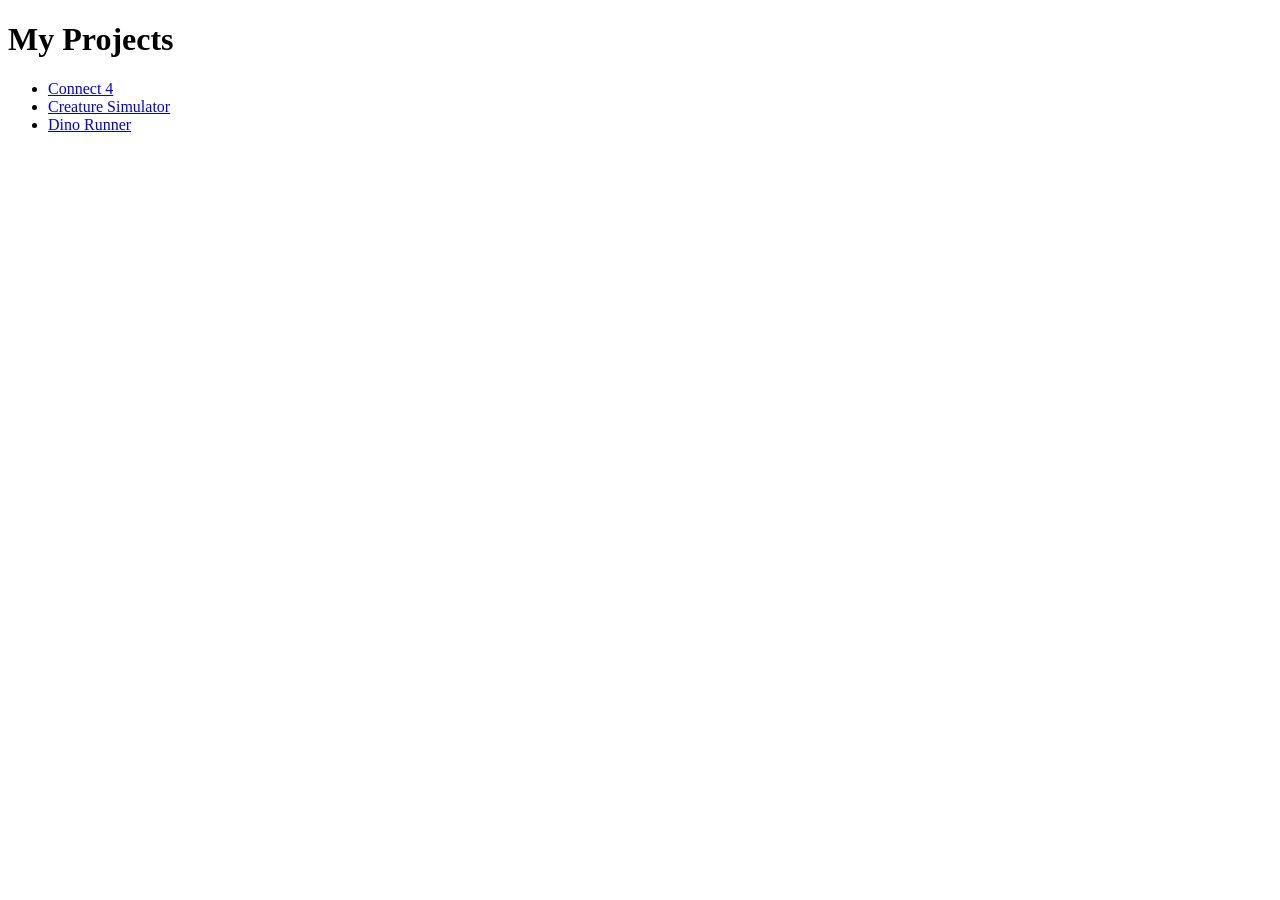
<file: index.html>
<!DOCTYPE html>
<html>
<head>
    <title>My Apps</title>
</head>
<body>
    <h1>My Projects</h1>
    <ul>
        <li><a href="connect-4/">Connect 4</a></li>
        <li><a href="creature-sim/">Creature Simulator</a></li>
        <li><a href="dino-runner/">Dino Runner</a></li>
    </ul>
</body>
</html>
</file>
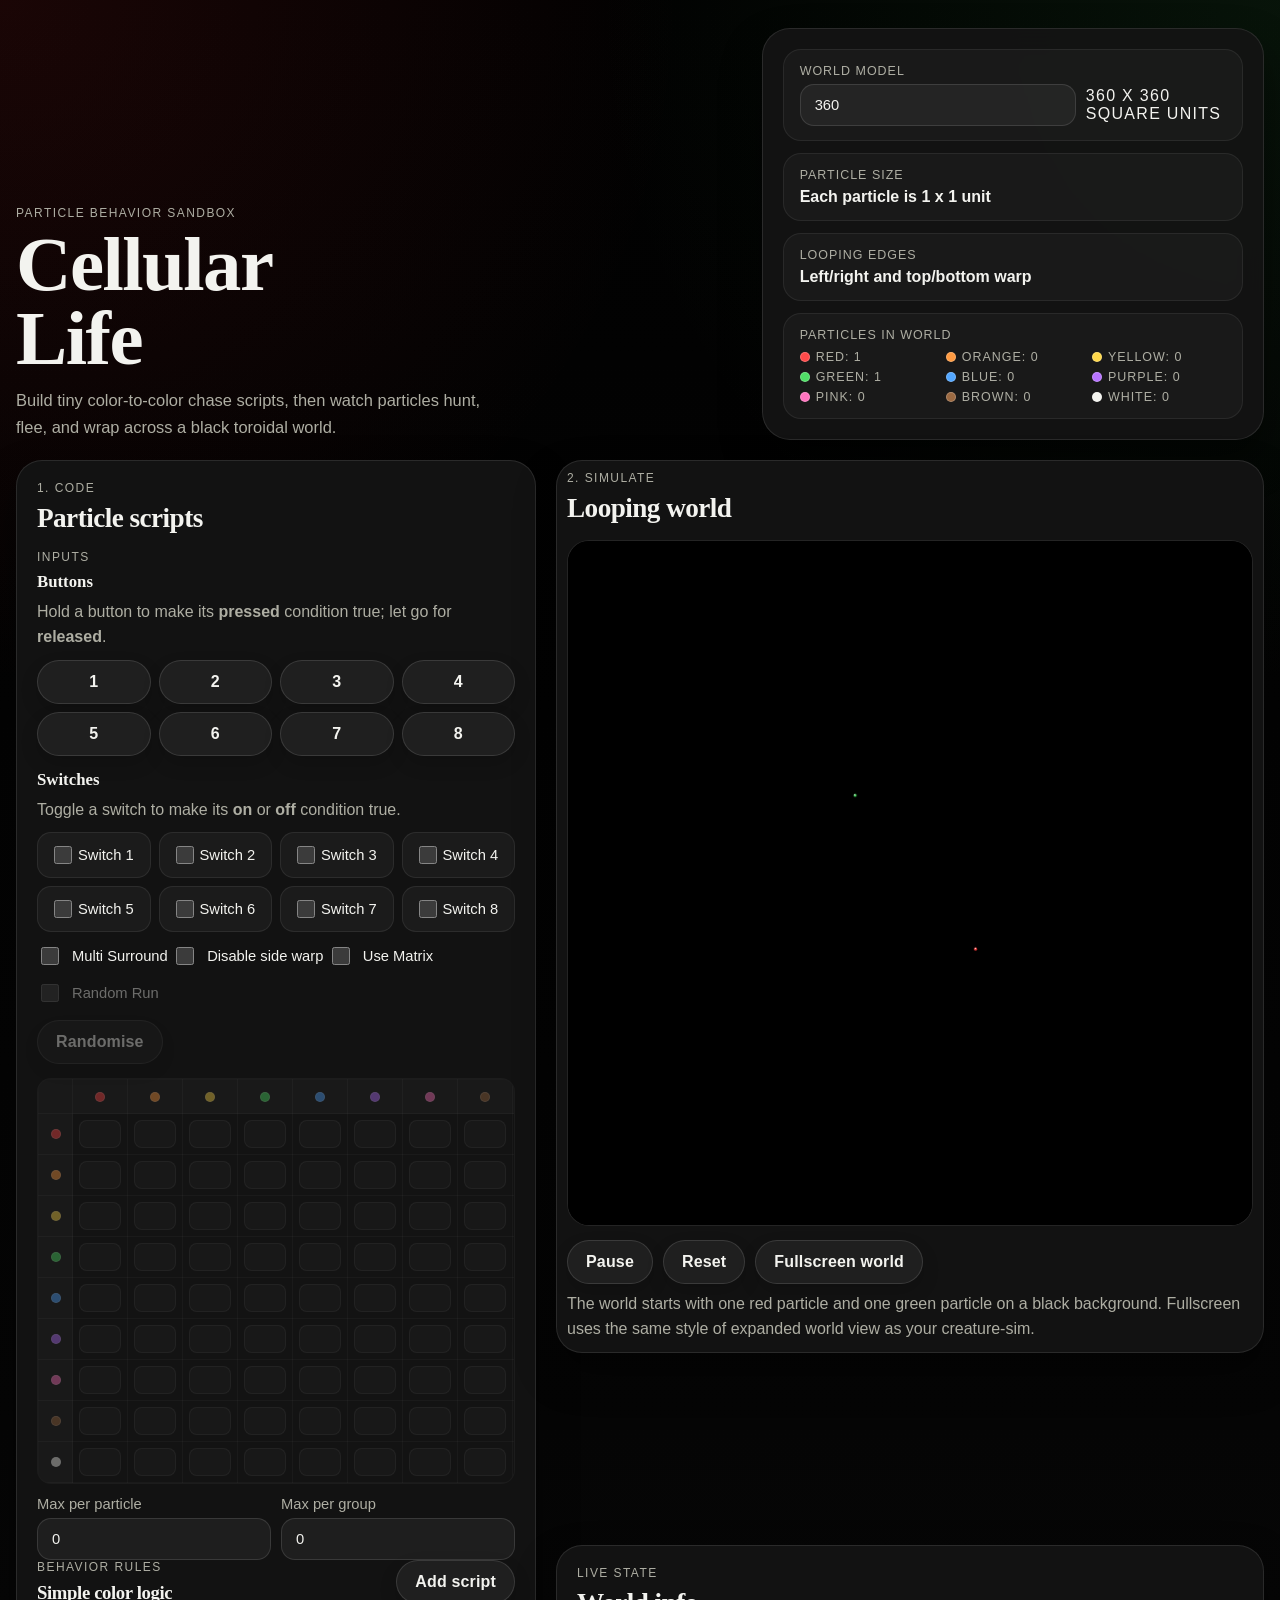
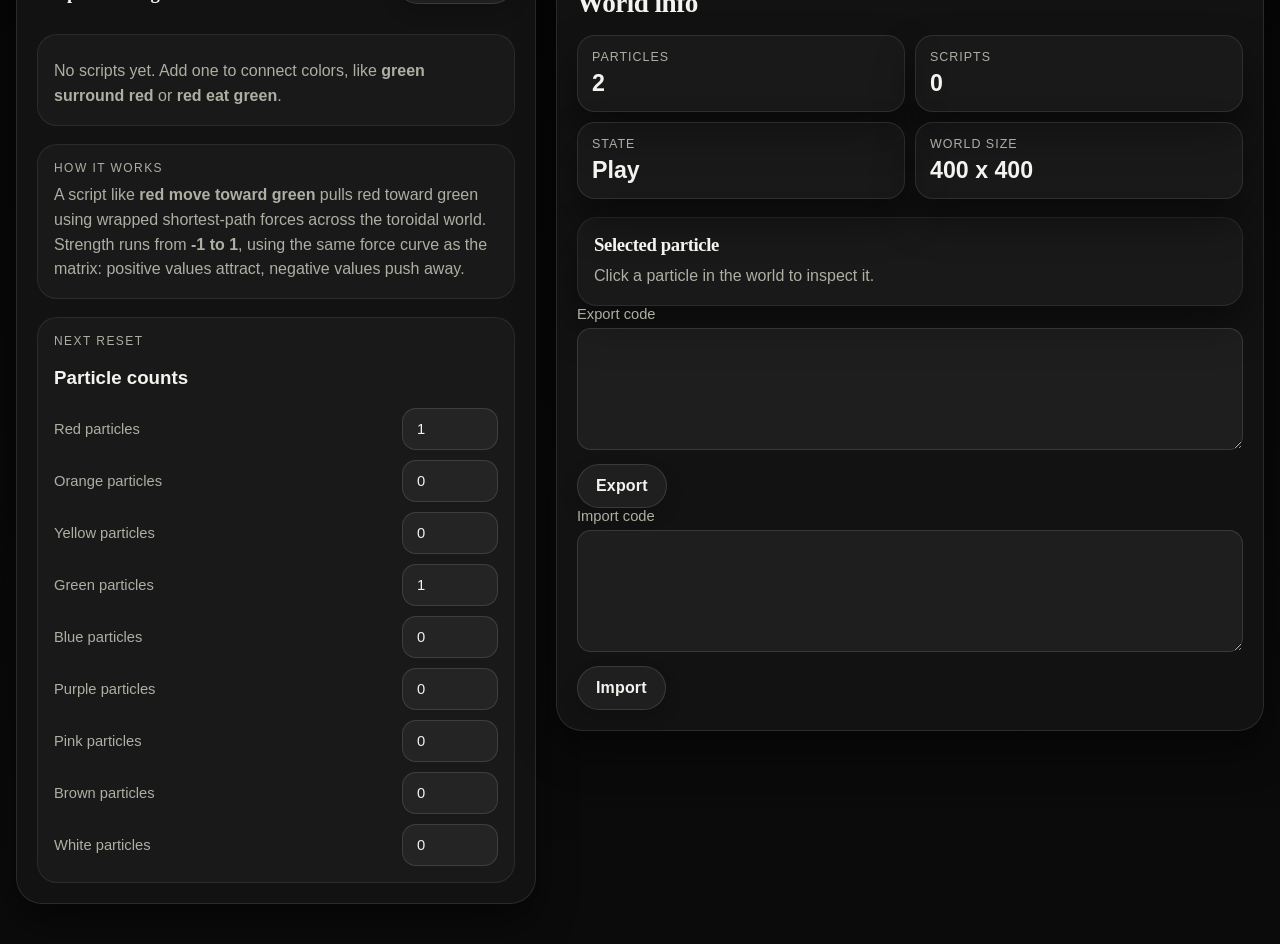
<file: cellular-life/index.html>
<!doctype html>
<html lang="en">
  <head>
    <meta charset="utf-8" />
    <meta name="viewport" content="width=device-width, initial-scale=1" />
    <title>Cellular Life</title>
    <link rel="stylesheet" href="style.css" />
  </head>
  <body>
    <main class="shell">
      <section class="hero">
        <div class="hero-copy">
          <p class="eyebrow">Particle behavior sandbox</p>
          <h1>Cellular Life</h1>
          <p class="lede">
            Build tiny color-to-color chase scripts, then watch particles hunt,
            flee, and wrap across a black toroidal world.
          </p>
        </div>
        <div class="hero-card">
          <div class="hero-stat">
            <span>World model</span>
            <label class="world-size-field">
              <input id="worldSizeInput" type="number" min="40" max="400" step="1" value="360" />
              <span id="worldSizeLabel">360 x 360 square units</span>
            </label>
          </div>
          <div class="hero-stat">
            <span>Particle size</span>
            <strong>Each particle is 1 x 1 unit</strong>
          </div>
          <div class="hero-stat">
            <span>Looping edges</span>
            <strong>Left/right and top/bottom warp</strong>
          </div>
          <div class="hero-stat">
            <span>Particles in world</span>
            <div id="colorCountsList" class="color-counts-list"></div>
          </div>
        </div>
      </section>

      <section class="sim-grid">
        <aside class="panel editor-panel">
          <div class="panel-heading">
            <p class="panel-kicker">1. Code</p>
            <h2>Particle scripts</h2>
          </div>
          <div class="io-section">
            <p class="panel-kicker">Inputs</p>
            <h3>Buttons</h3>
            <p class="microcopy">
              Hold a button to make its <strong>pressed</strong> condition true;
              let go for <strong>released</strong>.
            </p>
            <div id="buttonInputsList" class="io-inputs-grid"></div>
          </div>
          <div class="io-section">
            <h3>Switches</h3>
            <p class="microcopy">
              Toggle a switch to make its <strong>on</strong> or
              <strong>off</strong> condition true.
            </p>
            <div id="switchInputsList" class="io-inputs-grid"></div>
          </div>
          <label class="toggle-row">
            <input id="multiSurroundToggle" type="checkbox" />
            <span>Multi Surround</span>
          </label>
          <label class="toggle-row">
            <input id="disableSideWarpToggle" type="checkbox" />
            <span>Disable side warp</span>
          </label>
          <label class="toggle-row">
            <input id="useMatrixToggle" type="checkbox" />
            <span>Use Matrix</span>
          </label>
          <label class="toggle-row">
            <input id="randomRunToggle" type="checkbox" />
            <span>Random Run</span>
          </label>
          <div class="actions-row">
            <button id="randomiseBtn" class="button ghost" type="button">Randomise</button>
          </div>
          <div class="matrix-wrap" aria-label="Particle color matrix">
            <table class="particle-matrix">
              <thead>
                <tr>
                  <th scope="col"></th>
                  <th scope="col"><span class="color-dot red" aria-label="Red"></span></th>
                  <th scope="col"><span class="color-dot orange" aria-label="Orange"></span></th>
                  <th scope="col"><span class="color-dot yellow" aria-label="Yellow"></span></th>
                  <th scope="col"><span class="color-dot green" aria-label="Green"></span></th>
                  <th scope="col"><span class="color-dot blue" aria-label="Blue"></span></th>
                  <th scope="col"><span class="color-dot purple" aria-label="Purple"></span></th>
                  <th scope="col"><span class="color-dot pink" aria-label="Pink"></span></th>
                  <th scope="col"><span class="color-dot brown" aria-label="Brown"></span></th>
                  <th scope="col"><span class="color-dot white" aria-label="White"></span></th>
                </tr>
              </thead>
              <tbody>
                <tr>
                  <th scope="row"><span class="color-dot red" aria-label="Red"></span></th>
                  <td><input class="matrix-input" type="number" min="-1" max="1" step="0.1" /></td>
                  <td><input class="matrix-input" type="number" min="-1" max="1" step="0.1" /></td>
                  <td><input class="matrix-input" type="number" min="-1" max="1" step="0.1" /></td>
                  <td><input class="matrix-input" type="number" min="-1" max="1" step="0.1" /></td>
                  <td><input class="matrix-input" type="number" min="-1" max="1" step="0.1" /></td>
                  <td><input class="matrix-input" type="number" min="-1" max="1" step="0.1" /></td>
                  <td><input class="matrix-input" type="number" min="-1" max="1" step="0.1" /></td>
                  <td><input class="matrix-input" type="number" min="-1" max="1" step="0.1" /></td>
                  <td><input class="matrix-input" type="number" min="-1" max="1" step="0.1" /></td>
                </tr>
                <tr>
                  <th scope="row"><span class="color-dot orange" aria-label="Orange"></span></th>
                  <td><input class="matrix-input" type="number" min="-1" max="1" step="0.1" /></td>
                  <td><input class="matrix-input" type="number" min="-1" max="1" step="0.1" /></td>
                  <td><input class="matrix-input" type="number" min="-1" max="1" step="0.1" /></td>
                  <td><input class="matrix-input" type="number" min="-1" max="1" step="0.1" /></td>
                  <td><input class="matrix-input" type="number" min="-1" max="1" step="0.1" /></td>
                  <td><input class="matrix-input" type="number" min="-1" max="1" step="0.1" /></td>
                  <td><input class="matrix-input" type="number" min="-1" max="1" step="0.1" /></td>
                  <td><input class="matrix-input" type="number" min="-1" max="1" step="0.1" /></td>
                  <td><input class="matrix-input" type="number" min="-1" max="1" step="0.1" /></td>
                </tr>
                <tr>
                  <th scope="row"><span class="color-dot yellow" aria-label="Yellow"></span></th>
                  <td><input class="matrix-input" type="number" min="-1" max="1" step="0.1" /></td>
                  <td><input class="matrix-input" type="number" min="-1" max="1" step="0.1" /></td>
                  <td><input class="matrix-input" type="number" min="-1" max="1" step="0.1" /></td>
                  <td><input class="matrix-input" type="number" min="-1" max="1" step="0.1" /></td>
                  <td><input class="matrix-input" type="number" min="-1" max="1" step="0.1" /></td>
                  <td><input class="matrix-input" type="number" min="-1" max="1" step="0.1" /></td>
                  <td><input class="matrix-input" type="number" min="-1" max="1" step="0.1" /></td>
                  <td><input class="matrix-input" type="number" min="-1" max="1" step="0.1" /></td>
                  <td><input class="matrix-input" type="number" min="-1" max="1" step="0.1" /></td>
                </tr>
                <tr>
                  <th scope="row"><span class="color-dot green" aria-label="Green"></span></th>
                  <td><input class="matrix-input" type="number" min="-1" max="1" step="0.1" /></td>
                  <td><input class="matrix-input" type="number" min="-1" max="1" step="0.1" /></td>
                  <td><input class="matrix-input" type="number" min="-1" max="1" step="0.1" /></td>
                  <td><input class="matrix-input" type="number" min="-1" max="1" step="0.1" /></td>
                  <td><input class="matrix-input" type="number" min="-1" max="1" step="0.1" /></td>
                  <td><input class="matrix-input" type="number" min="-1" max="1" step="0.1" /></td>
                  <td><input class="matrix-input" type="number" min="-1" max="1" step="0.1" /></td>
                  <td><input class="matrix-input" type="number" min="-1" max="1" step="0.1" /></td>
                  <td><input class="matrix-input" type="number" min="-1" max="1" step="0.1" /></td>
                </tr>
                <tr>
                  <th scope="row"><span class="color-dot blue" aria-label="Blue"></span></th>
                  <td><input class="matrix-input" type="number" min="-1" max="1" step="0.1" /></td>
                  <td><input class="matrix-input" type="number" min="-1" max="1" step="0.1" /></td>
                  <td><input class="matrix-input" type="number" min="-1" max="1" step="0.1" /></td>
                  <td><input class="matrix-input" type="number" min="-1" max="1" step="0.1" /></td>
                  <td><input class="matrix-input" type="number" min="-1" max="1" step="0.1" /></td>
                  <td><input class="matrix-input" type="number" min="-1" max="1" step="0.1" /></td>
                  <td><input class="matrix-input" type="number" min="-1" max="1" step="0.1" /></td>
                  <td><input class="matrix-input" type="number" min="-1" max="1" step="0.1" /></td>
                  <td><input class="matrix-input" type="number" min="-1" max="1" step="0.1" /></td>
                </tr>
                <tr>
                  <th scope="row"><span class="color-dot purple" aria-label="Purple"></span></th>
                  <td><input class="matrix-input" type="number" min="-1" max="1" step="0.1" /></td>
                  <td><input class="matrix-input" type="number" min="-1" max="1" step="0.1" /></td>
                  <td><input class="matrix-input" type="number" min="-1" max="1" step="0.1" /></td>
                  <td><input class="matrix-input" type="number" min="-1" max="1" step="0.1" /></td>
                  <td><input class="matrix-input" type="number" min="-1" max="1" step="0.1" /></td>
                  <td><input class="matrix-input" type="number" min="-1" max="1" step="0.1" /></td>
                  <td><input class="matrix-input" type="number" min="-1" max="1" step="0.1" /></td>
                  <td><input class="matrix-input" type="number" min="-1" max="1" step="0.1" /></td>
                  <td><input class="matrix-input" type="number" min="-1" max="1" step="0.1" /></td>
                </tr>
                <tr>
                  <th scope="row"><span class="color-dot pink" aria-label="Pink"></span></th>
                  <td><input class="matrix-input" type="number" min="-1" max="1" step="0.1" /></td>
                  <td><input class="matrix-input" type="number" min="-1" max="1" step="0.1" /></td>
                  <td><input class="matrix-input" type="number" min="-1" max="1" step="0.1" /></td>
                  <td><input class="matrix-input" type="number" min="-1" max="1" step="0.1" /></td>
                  <td><input class="matrix-input" type="number" min="-1" max="1" step="0.1" /></td>
                  <td><input class="matrix-input" type="number" min="-1" max="1" step="0.1" /></td>
                  <td><input class="matrix-input" type="number" min="-1" max="1" step="0.1" /></td>
                  <td><input class="matrix-input" type="number" min="-1" max="1" step="0.1" /></td>
                  <td><input class="matrix-input" type="number" min="-1" max="1" step="0.1" /></td>
                </tr>
                <tr>
                  <th scope="row"><span class="color-dot brown" aria-label="Brown"></span></th>
                  <td><input class="matrix-input" type="number" min="-1" max="1" step="0.1" /></td>
                  <td><input class="matrix-input" type="number" min="-1" max="1" step="0.1" /></td>
                  <td><input class="matrix-input" type="number" min="-1" max="1" step="0.1" /></td>
                  <td><input class="matrix-input" type="number" min="-1" max="1" step="0.1" /></td>
                  <td><input class="matrix-input" type="number" min="-1" max="1" step="0.1" /></td>
                  <td><input class="matrix-input" type="number" min="-1" max="1" step="0.1" /></td>
                  <td><input class="matrix-input" type="number" min="-1" max="1" step="0.1" /></td>
                  <td><input class="matrix-input" type="number" min="-1" max="1" step="0.1" /></td>
                  <td><input class="matrix-input" type="number" min="-1" max="1" step="0.1" /></td>
                </tr>
                <tr>
                  <th scope="row"><span class="color-dot white" aria-label="White"></span></th>
                  <td><input class="matrix-input" type="number" min="-1" max="1" step="0.1" /></td>
                  <td><input class="matrix-input" type="number" min="-1" max="1" step="0.1" /></td>
                  <td><input class="matrix-input" type="number" min="-1" max="1" step="0.1" /></td>
                  <td><input class="matrix-input" type="number" min="-1" max="1" step="0.1" /></td>
                  <td><input class="matrix-input" type="number" min="-1" max="1" step="0.1" /></td>
                  <td><input class="matrix-input" type="number" min="-1" max="1" step="0.1" /></td>
                  <td><input class="matrix-input" type="number" min="-1" max="1" step="0.1" /></td>
                  <td><input class="matrix-input" type="number" min="-1" max="1" step="0.1" /></td>
                  <td><input class="matrix-input" type="number" min="-1" max="1" step="0.1" /></td>
                </tr>
              </tbody>
            </table>
          </div>
          <div class="surround-limits">
            <label>
              Max per particle
              <input id="maxSurroundPerParticleInput" type="number" min="0" max="50000" step="1" value="0" />
            </label>
            <label>
              Max per group
              <input id="maxSurroundPerGroupInput" type="number" min="0" max="50000" step="1" value="0" />
            </label>
          </div>

          <div class="rules">
            <div class="rules-head">
              <div>
                <p class="panel-kicker">Behavior rules</p>
                <h3>Simple color logic</h3>
              </div>
              <button id="addScriptBtn" class="button ghost" type="button">Add script</button>
            </div>
            <p id="matrixActiveNotice" class="microcopy" hidden>
              Movement scripts are inactive while <strong>Use Matrix</strong> is checked — the
              matrix now drives all particle movement.
            </p>
            <div id="scriptsList" class="rules-list"></div>
          </div>

          <div class="notes-box">
            <p class="panel-kicker">How it works</p>
            <p class="microcopy">
              A script like <strong>red move toward green</strong> pulls red toward
              green using wrapped shortest-path forces across the toroidal world.
              Strength runs from <strong>-1 to 1</strong>, using the same force curve
              as the matrix: positive values attract, negative values push away.
            </p>
          </div>

          <div class="notes-box">
            <p class="panel-kicker">Next reset</p>
            <h3>Particle counts</h3>
            <div id="resetCounts" class="reset-counts"></div>
          </div>

        </aside>

        <section id="worldPanel" class="panel sim-panel">
          <div class="panel-heading">
            <p class="panel-kicker">2. Simulate</p>
            <h2>Looping world</h2>
          </div>
          <div id="worldCanvasWrap" class="sim-canvas-wrap">
            <canvas id="worldCanvas" class="sim-canvas" width="600" height="600"></canvas>
          </div>
          <div class="world-footer">
            <div class="actions-row world-actions">
              <button id="pauseBtn" class="button ghost" type="button">Pause</button>
              <button id="resetBtn" class="button ghost" type="button">Reset</button>
              <button id="fullscreenWorldBtn" class="button ghost" type="button">Fullscreen world</button>
            </div>
          </div>
          <p class="microcopy">
            The world starts with one red particle and one green particle on a black
            background. Fullscreen uses the same style of expanded world view as your
            creature-sim.
          </p>
        </section>

        <aside class="panel stats-panel">
          <div class="panel-heading">
            <p class="panel-kicker">Live state</p>
            <h2>World info</h2>
          </div>
          <div class="actions-row">
            <button id="infoExitFullscreenBtn" class="button ghost" type="button">Exit fullscreen</button>
          </div>
          <div class="stats-grid">
            <div class="stat-card">
              <span class="stat-label">Particles</span>
              <strong id="particleCount" class="stat-value">0</strong>
            </div>
            <div class="stat-card">
              <span class="stat-label">Scripts</span>
              <strong id="scriptCount" class="stat-value">0</strong>
            </div>
            <div class="stat-card">
              <span class="stat-label">State</span>
              <strong id="playState" class="stat-value">Play</strong>
            </div>
            <div class="stat-card">
              <span class="stat-label">World size</span>
              <strong class="stat-value">400 x 400</strong>
            </div>
          </div>
          <div class="selected-card">
            <h3>Selected particle</h3>
            <div id="selectedParticle">Click a particle in the world to inspect it.</div>
          </div>
          <label>
            Export code
            <textarea id="exportCodeOutput" rows="6" readonly spellcheck="false"></textarea>
          </label>
          <div class="actions-row">
            <button id="exportCodeBtn" class="button ghost" type="button">Export</button>
          </div>
          <label>
            Import code
            <textarea id="importCodeInput" rows="6" spellcheck="false"></textarea>
          </label>
          <div class="actions-row">
            <button id="importCodeBtn" class="button ghost" type="button">Import</button>
          </div>
          <pre id="selfTestOutput" hidden></pre>
        </aside>
      </section>
    </main>

    <script src="app.js"></script>
  </body>
</html>
</file>
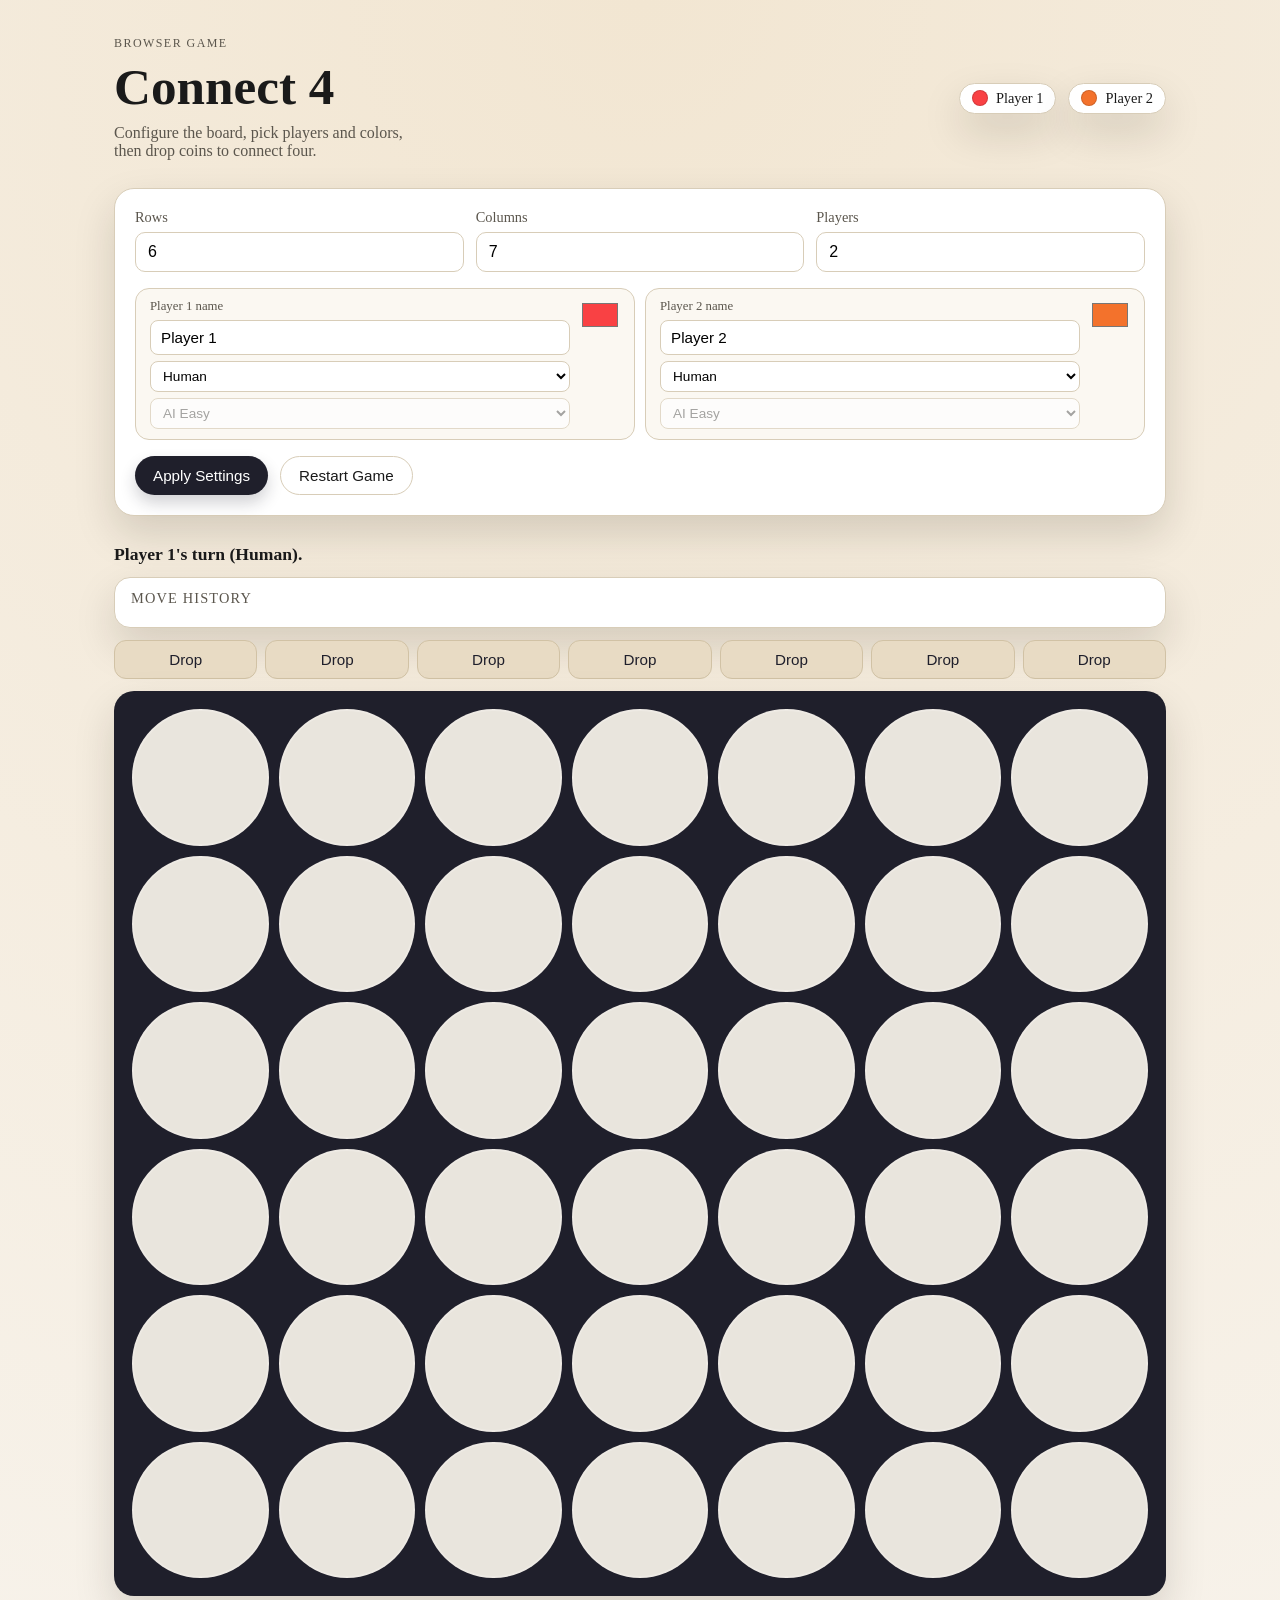
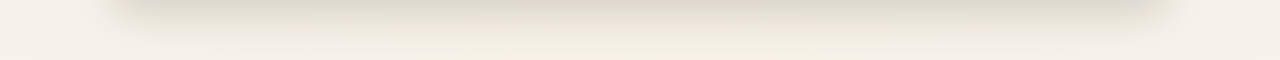
<file: connect-4/index.html>
<!doctype html>
<html lang="en">
  <head>
    <meta charset="utf-8" />
    <meta name="viewport" content="width=device-width, initial-scale=1" />
    <title>Connect 4</title>
    <link rel="stylesheet" href="style.css" />
  </head>
  <body>
    <main class="page">
      <header class="hero">
        <div>
          <p class="eyebrow">Browser game</p>
          <h1>Connect 4</h1>
          <p class="subhead">Configure the board, pick players and colors, then drop coins to connect four.</p>
        </div>
        <div class="legend" id="legend"></div>
      </header>

      <section class="panel">
        <div class="controls">
          <div class="control-group">
            <label for="rows">Rows</label>
            <input id="rows" type="number" min="4" max="12" value="6" />
          </div>
          <div class="control-group">
            <label for="cols">Columns</label>
            <input id="cols" type="number" min="4" max="12" value="7" />
          </div>
          <div class="control-group">
            <label for="players">Players</label>
            <input id="players" type="number" min="2" max="6" value="2" />
          </div>
        </div>
        <div class="player-config" id="playerConfig"></div>
        <div class="actions">
          <button id="apply">Apply Settings</button>
          <button id="restart" class="ghost">Restart Game</button>
        </div>
      </section>

      <section class="board-wrap">
        <div class="turn" id="status">Ready to play.</div>
        <div class="history">
          <div class="history-title">Move History</div>
          <ol id="historyList"></ol>
        </div>
        <div class="drop-row" id="dropRow"></div>
        <div class="board" id="board"></div>
      </section>
    </main>

    <div class="splash hidden" id="splash">
      <div class="splash-card">
        <h2 id="splashTitle">Player 1 Wins</h2>
        <p id="splashText">Game over. Nice connect four.</p>
        <button id="playAgain">Play Again</button>
      </div>
    </div>

    <script src="app.js"></script>
  </body>
</html>
</file>
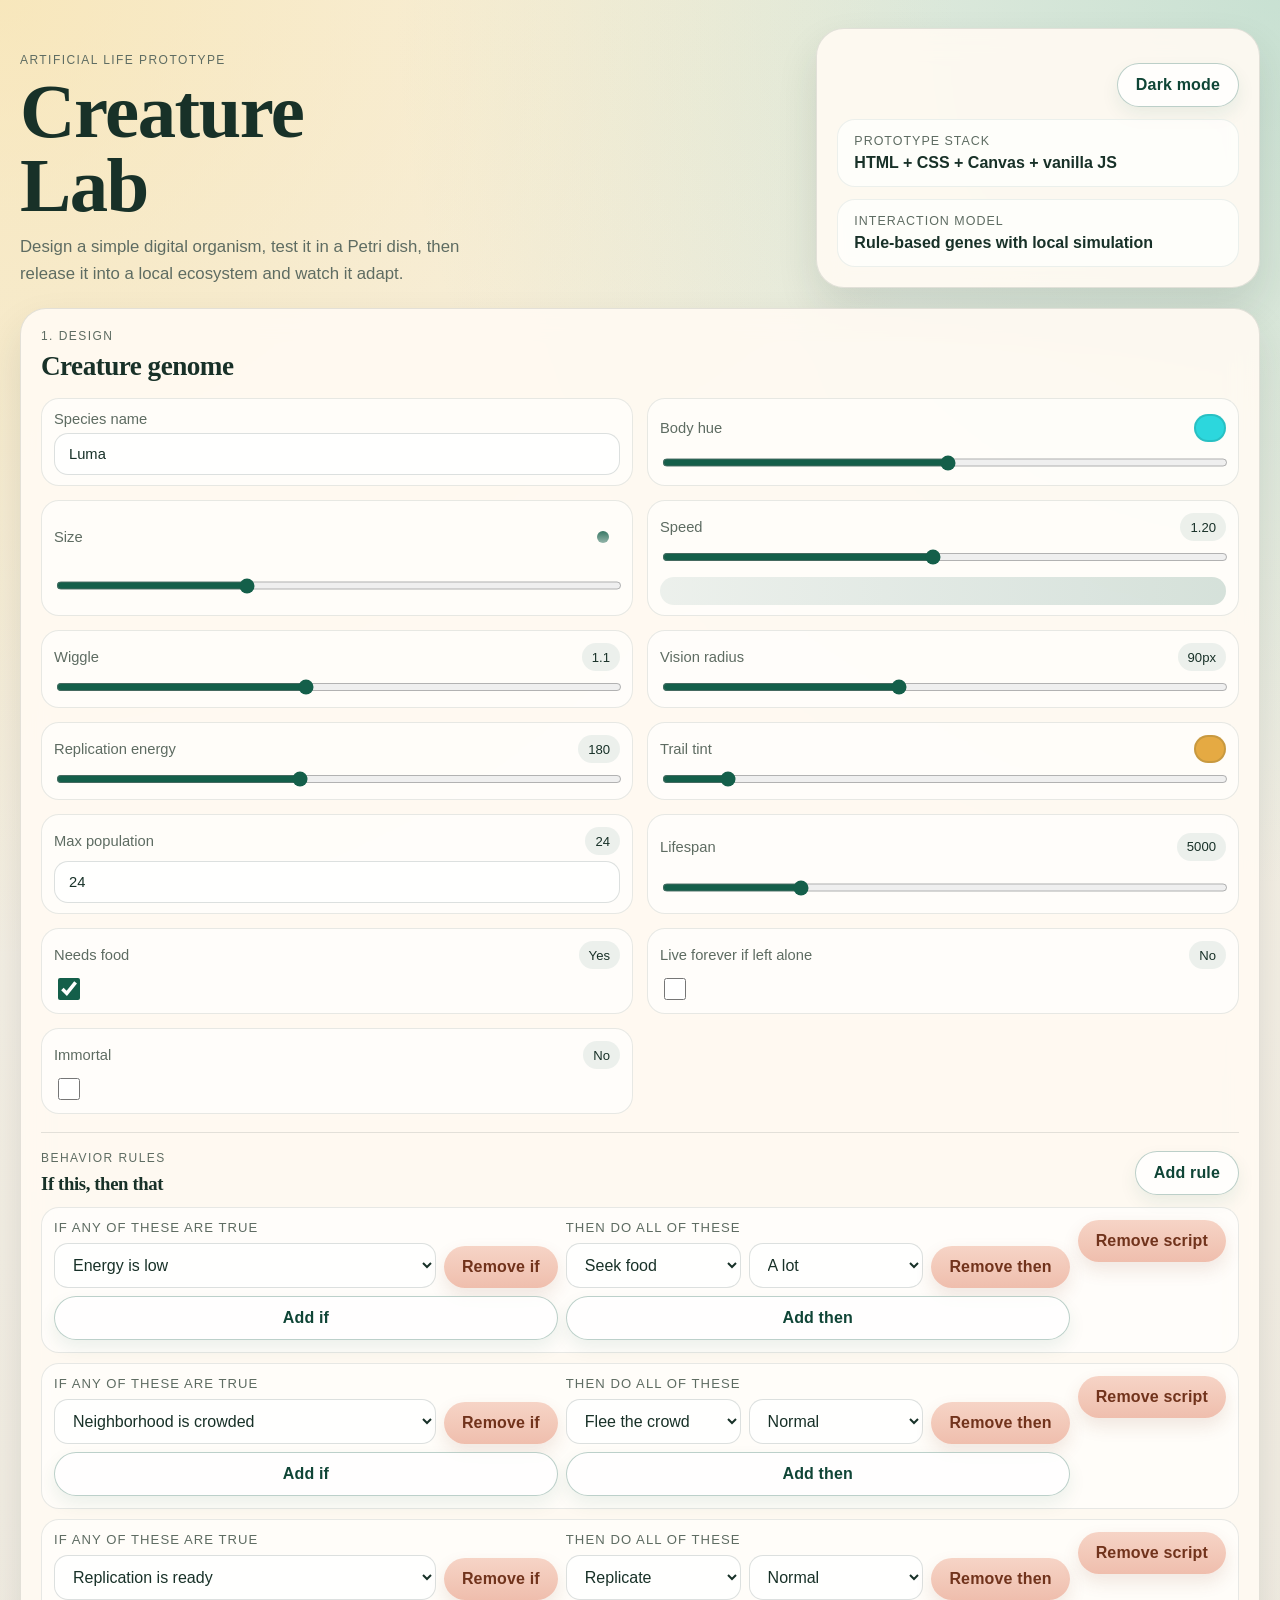
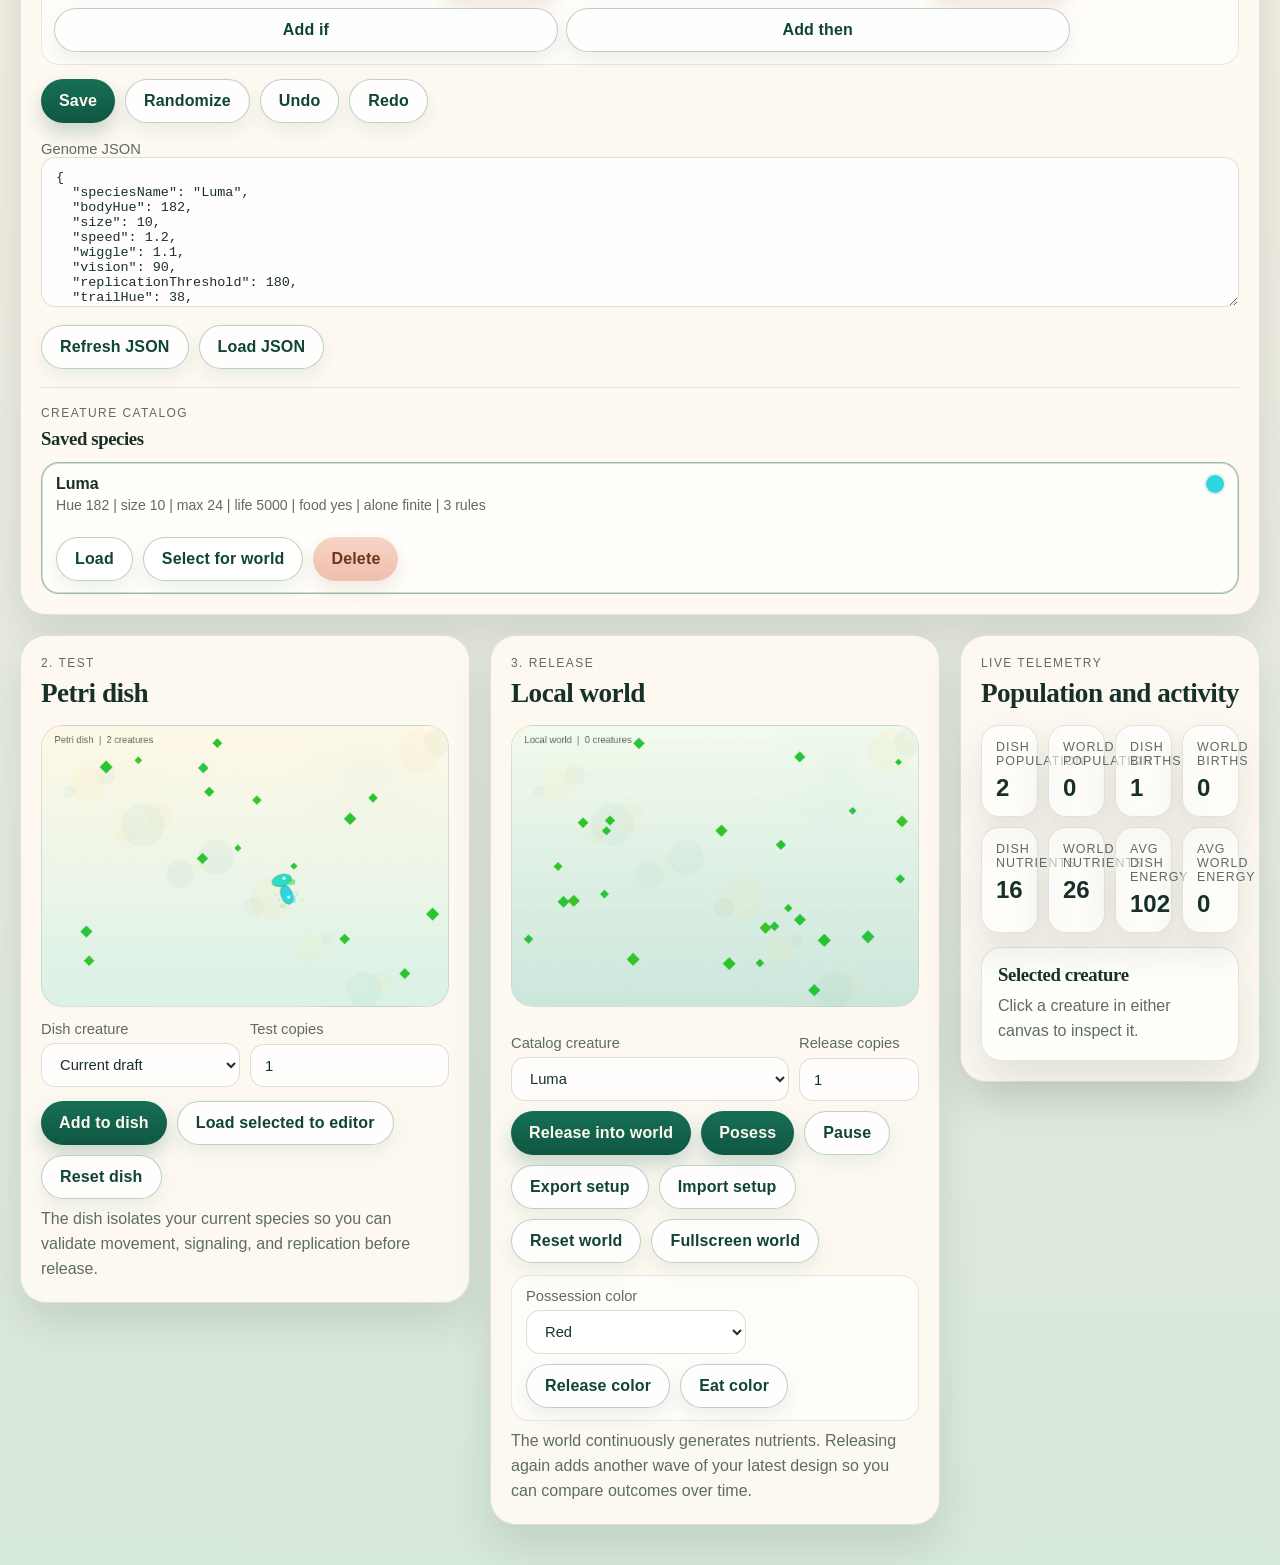
<file: creature-sim/index.html>
<!doctype html>
<html lang="en">
  <head>
    <meta charset="utf-8" />
    <meta name="viewport" content="width=device-width, initial-scale=1" />
    <title>Creature Lab Prototype</title>
    <link rel="stylesheet" href="style.css" />
  </head>
  <body>
    <main class="shell">
      <section class="hero">
        <div class="hero-copy">
          <p class="eyebrow">Artificial life prototype</p>
          <h1>Creature Lab</h1>
          <p class="lede">
            Design a simple digital organism, test it in a Petri dish, then
            release it into a local ecosystem and watch it adapt.
          </p>
        </div>
        <div class="hero-card">
          <div class="actions-row hero-actions">
            <button id="themeToggleBtn" class="button ghost" type="button">Dark mode</button>
          </div>
          <div class="hero-stat">
            <span>Prototype stack</span>
            <strong>HTML + CSS + Canvas + vanilla JS</strong>
          </div>
          <div class="hero-stat">
            <span>Interaction model</span>
            <strong>Rule-based genes with local simulation</strong>
          </div>
        </div>
      </section>

      <section class="top-grid">
        <aside class="panel editor-panel">
          <div class="panel-heading">
            <p class="panel-kicker">1. Design</p>
            <h2>Creature genome</h2>
          </div>

          <div class="form-grid">
            <label class="field-card">
              <span class="field-top">
                <span>Species name</span>
              </span>
              <input id="speciesName" type="text" value="Luma" />
            </label>
            <label class="field-card">
              <span class="field-top">
                <span>Body hue</span>
                <span id="bodyHuePreview" class="preview-chip color-chip"></span>
              </span>
              <input id="bodyHue" type="range" min="0" max="360" value="182" />
            </label>
            <label class="field-card">
              <span class="field-top">
                <span>Size</span>
                <span id="sizePreview" class="preview-chip size-chip"></span>
              </span>
              <input id="size" type="range" min="6" max="18" value="10" />
            </label>
            <label class="field-card">
              <span class="field-top">
                <span>Speed</span>
                <span id="speedLabel" class="preview-text"></span>
              </span>
              <input id="speed" type="range" min="0.1" max="2.4" step="0.02" value="1.2" />
              <span class="mini-preview speed-preview">
                <span id="speedPreviewDot" class="speed-dot"></span>
              </span>
            </label>
            <label class="field-card">
              <span class="field-top">
                <span>Wiggle</span>
                <span id="wiggleLabel" class="preview-text"></span>
              </span>
              <input id="wiggle" type="range" min="0" max="2.5" step="0.1" value="1.1" />
            </label>
            <label class="field-card">
              <span class="field-top">
                <span>Vision radius</span>
                <span id="visionPreview" class="preview-text"></span>
              </span>
              <input id="vision" type="range" min="40" max="160" step="5" value="90" />
            </label>
            <label class="field-card">
              <span class="field-top">
                <span>Replication energy</span>
                <span id="replicationPreview" class="preview-text"></span>
              </span>
              <input id="replicationThreshold" type="range" min="120" max="260" step="5" value="180" />
            </label>
            <label class="field-card">
              <span class="field-top">
                <span>Trail tint</span>
                <span id="trailHuePreview" class="preview-chip color-chip"></span>
              </span>
              <input id="trailHue" type="range" min="0" max="360" value="38" />
            </label>
            <label class="field-card">
              <span class="field-top">
                <span>Max population</span>
                <span id="maxPopulationPreview" class="preview-text"></span>
              </span>
              <input id="maxPopulation" type="number" min="1" max="500" value="24" />
            </label>
            <label class="field-card">
              <span class="field-top">
                <span>Lifespan</span>
                <span id="lifespanPreview" class="preview-text"></span>
              </span>
              <input id="lifespan" type="range" min="300" max="20000" step="100" value="5000" />
            </label>
            <label class="field-card toggle-card">
              <span class="field-top">
                <span>Needs food</span>
                <span id="needsFoodPreview" class="preview-text"></span>
              </span>
              <input id="needsFood" type="checkbox" checked />
            </label>
            <label class="field-card toggle-card">
              <span class="field-top">
                <span>Live forever if left alone</span>
                <span id="immortalIfAlonePreview" class="preview-text"></span>
              </span>
              <input id="immortalIfAlone" type="checkbox" />
            </label>
            <label class="field-card toggle-card">
              <span class="field-top">
                <span>Immortal</span>
                <span id="immortalPreview" class="preview-text"></span>
              </span>
              <input id="immortal" type="checkbox" />
            </label>
          </div>

          <div class="rules">
            <div class="rules-head">
              <div>
                <p class="panel-kicker">Behavior rules</p>
                <h3>If this, then that</h3>
              </div>
              <button id="addRuleBtn" class="button ghost" type="button">Add rule</button>
            </div>
            <div id="rulesList" class="rules-list"></div>
          </div>

          <div class="actions-row">
            <button id="saveDesignBtn" class="button" type="button">Save</button>
            <button id="randomizeBtn" class="button ghost" type="button">Randomize</button>
            <button id="undoBtn" class="button ghost" type="button">Undo</button>
            <button id="redoBtn" class="button ghost" type="button">Redo</button>
          </div>

          <div class="json-box">
            <label for="genomeJson">Genome JSON</label>
            <textarea id="genomeJson" spellcheck="false"></textarea>
            <div class="actions-row">
              <button id="copyGenomeBtn" class="button ghost" type="button">Refresh JSON</button>
              <button id="loadGenomeBtn" class="button ghost" type="button">Load JSON</button>
            </div>
          </div>

          <div class="catalog-box">
            <div class="rules-head">
              <div>
                <p class="panel-kicker">Creature catalog</p>
                <h3>Saved species</h3>
              </div>
            </div>
            <div id="catalogList" class="catalog-list"></div>
          </div>
        </aside>
      </section>

      <section class="sim-grid">
        <section class="panel sim-panel">
          <div class="panel-heading">
            <p class="panel-kicker">2. Test</p>
            <h2>Petri dish</h2>
          </div>
          <canvas id="dishCanvas" class="sim-canvas" width="520" height="360"></canvas>
          <div class="control-strip">
            <label>
              Dish creature
              <select id="dishCreatureSelect"></select>
            </label>
            <label>
              Test copies
              <input id="dishSpawnCount" type="number" min="1" max="50" value="1" />
            </label>
          </div>
          <div class="actions-row">
            <button id="spawnTestBtn" class="button" type="button">Add to dish</button>
            <button id="loadDishSelectionBtn" class="button ghost" type="button">Load selected to editor</button>
            <button id="resetDishBtn" class="button ghost" type="button">Reset dish</button>
          </div>
          <p class="microcopy">
            The dish isolates your current species so you can validate movement,
            signaling, and replication before release.
          </p>
        </section>

        <section class="panel sim-panel">
          <div class="panel-heading">
            <p class="panel-kicker">3. Release</p>
            <h2>Local world</h2>
          </div>
          <div id="worldCanvasWrap" class="sim-canvas-wrap">
            <canvas id="worldCanvas" class="sim-canvas" width="520" height="360"></canvas>
          </div>
          <div class="world-footer">
            <div class="world-controls-row">
              <div class="control-strip world-controls">
                <label>
                  Catalog creature
                  <select id="catalogSelect"></select>
                </label>
                <label>
                  Release copies
                  <input id="worldSpawnCount" type="number" min="1" max="100" value="1" />
                </label>
                <label id="worldScaleControl" class="world-scale-control">
                  World size
                  <input id="worldScale" type="range" min="1" max="5" step="0.5" value="1" />
                </label>
              </div>
              <div class="actions-row world-actions">
                <button id="releaseBtn" class="button" type="button">Release into world</button>
                <button id="possessBtn" class="button" type="button">Posess</button>
                <button id="pauseBtn" class="button ghost" type="button">Pause</button>
                <button id="exportSetupBtn" class="button ghost" type="button">Export setup</button>
                <button id="importSetupBtn" class="button ghost" type="button">Import setup</button>
                <input id="importSetupInput" type="file" accept="application/json" hidden />
                <button id="resetWorldBtn" class="button ghost" type="button">Reset world</button>
                <button id="fullscreenWorldBtn" class="button ghost" type="button">Fullscreen world</button>
              </div>
            </div>
            <div class="possession-controls">
              <label class="possession-field">
                Possession color
                <select id="possessColorSelect">
                  <option value="Red">Red</option>
                  <option value="Orange">Orange</option>
                  <option value="Yellow">Yellow</option>
                  <option value="Green">Green</option>
                  <option value="Blue">Blue</option>
                  <option value="Purple">Purple</option>
                  <option value="Pink">Pink</option>
                  <option value="Black">Black</option>
                  <option value="Brown">Brown</option>
                </select>
              </label>
              <div class="actions-row possession-actions">
                <button id="possessReleaseBtn" class="button ghost" type="button">Release color</button>
                <button id="possessEatBtn" class="button ghost" type="button">Eat color</button>
              </div>
            </div>
          </div>
          <p class="microcopy">
            The world continuously generates nutrients. Releasing again adds another
            wave of your latest design so you can compare outcomes over time.
          </p>
        </section>

        <aside class="panel stats-panel">
          <div class="panel-heading">
            <p class="panel-kicker">Live telemetry</p>
            <h2>Population and activity</h2>
          </div>
          <div id="statsGrid" class="stats-grid"></div>
          <div class="selected-card">
            <h3>Selected creature</h3>
            <div id="selectedCreature">Click a creature in either canvas to inspect it.</div>
          </div>
        </aside>
      </section>
    </main>

    <script src="app.js"></script>
  </body>
</html>
</file>
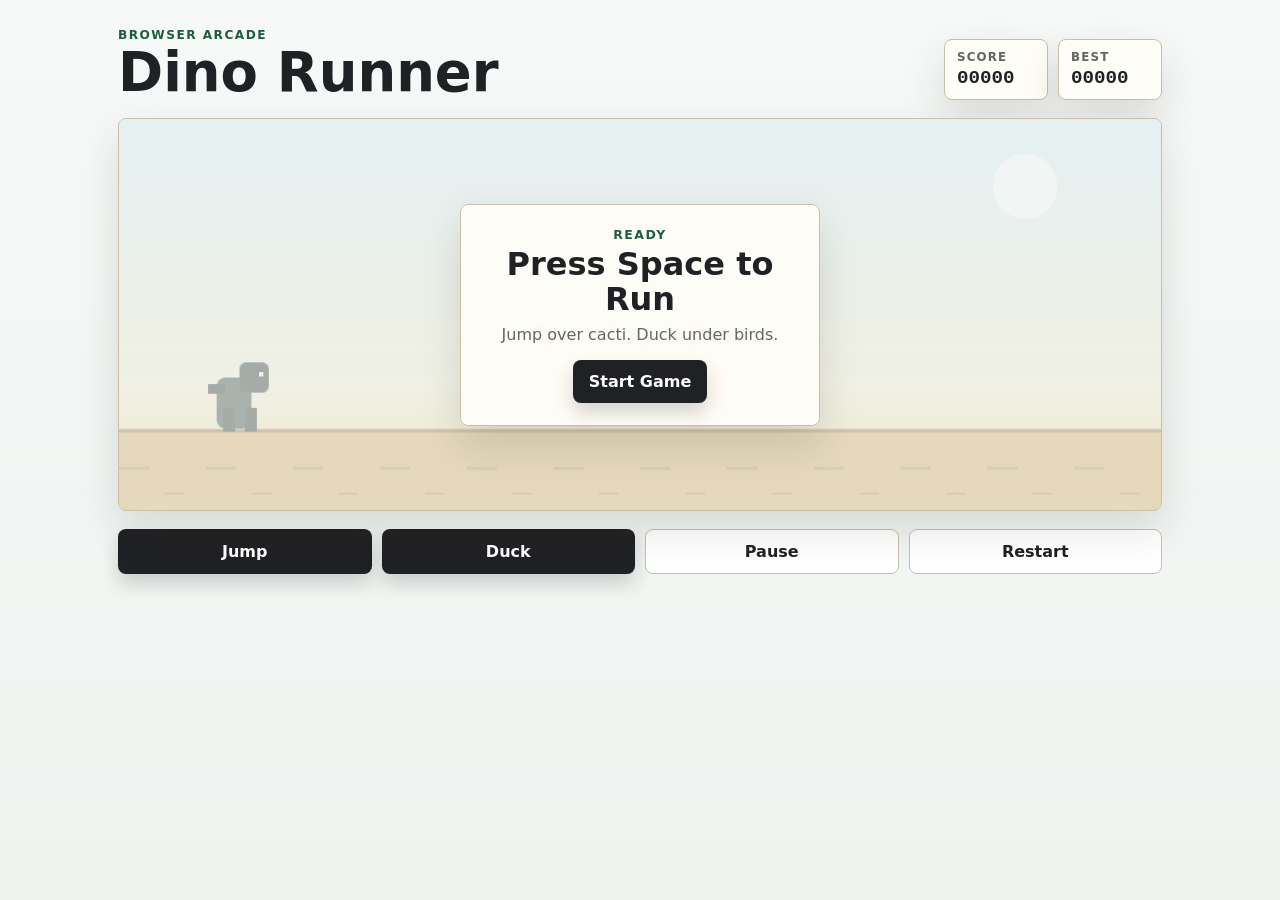
<file: dino-runner/index.html>
<!doctype html>
<html lang="en">
  <head>
    <meta charset="utf-8" />
    <meta name="viewport" content="width=device-width, initial-scale=1" />
    <title>Dino Runner</title>
    <link rel="stylesheet" href="style.css" />
  </head>
  <body>
    <main class="shell">
      <header class="topbar">
        <div>
          <p class="eyebrow">Browser arcade</p>
          <h1>Dino Runner</h1>
        </div>
        <div class="scoreboard" aria-live="polite">
          <div>
            <span>Score</span>
            <strong id="score">00000</strong>
          </div>
          <div>
            <span>Best</span>
            <strong id="bestScore">00000</strong>
          </div>
        </div>
      </header>

      <section class="game-panel" aria-label="Dino runner game">
        <canvas id="gameCanvas" width="960" height="360"></canvas>
        <div id="overlay" class="overlay">
          <div class="overlay-card">
            <p id="overlayKicker">Ready</p>
            <h2 id="overlayTitle">Press Space to Run</h2>
            <p id="overlayText">Jump over cacti. Duck under birds.</p>
            <button id="startBtn" type="button">Start Game</button>
          </div>
        </div>
      </section>

      <section class="controls" aria-label="Game controls">
        <button id="jumpBtn" type="button">Jump</button>
        <button id="duckBtn" type="button">Duck</button>
        <button id="pauseBtn" type="button" class="ghost">Pause</button>
        <button id="restartBtn" type="button" class="ghost">Restart</button>
      </section>
    </main>

    <script src="app.js"></script>
  </body>
</html>
</file>
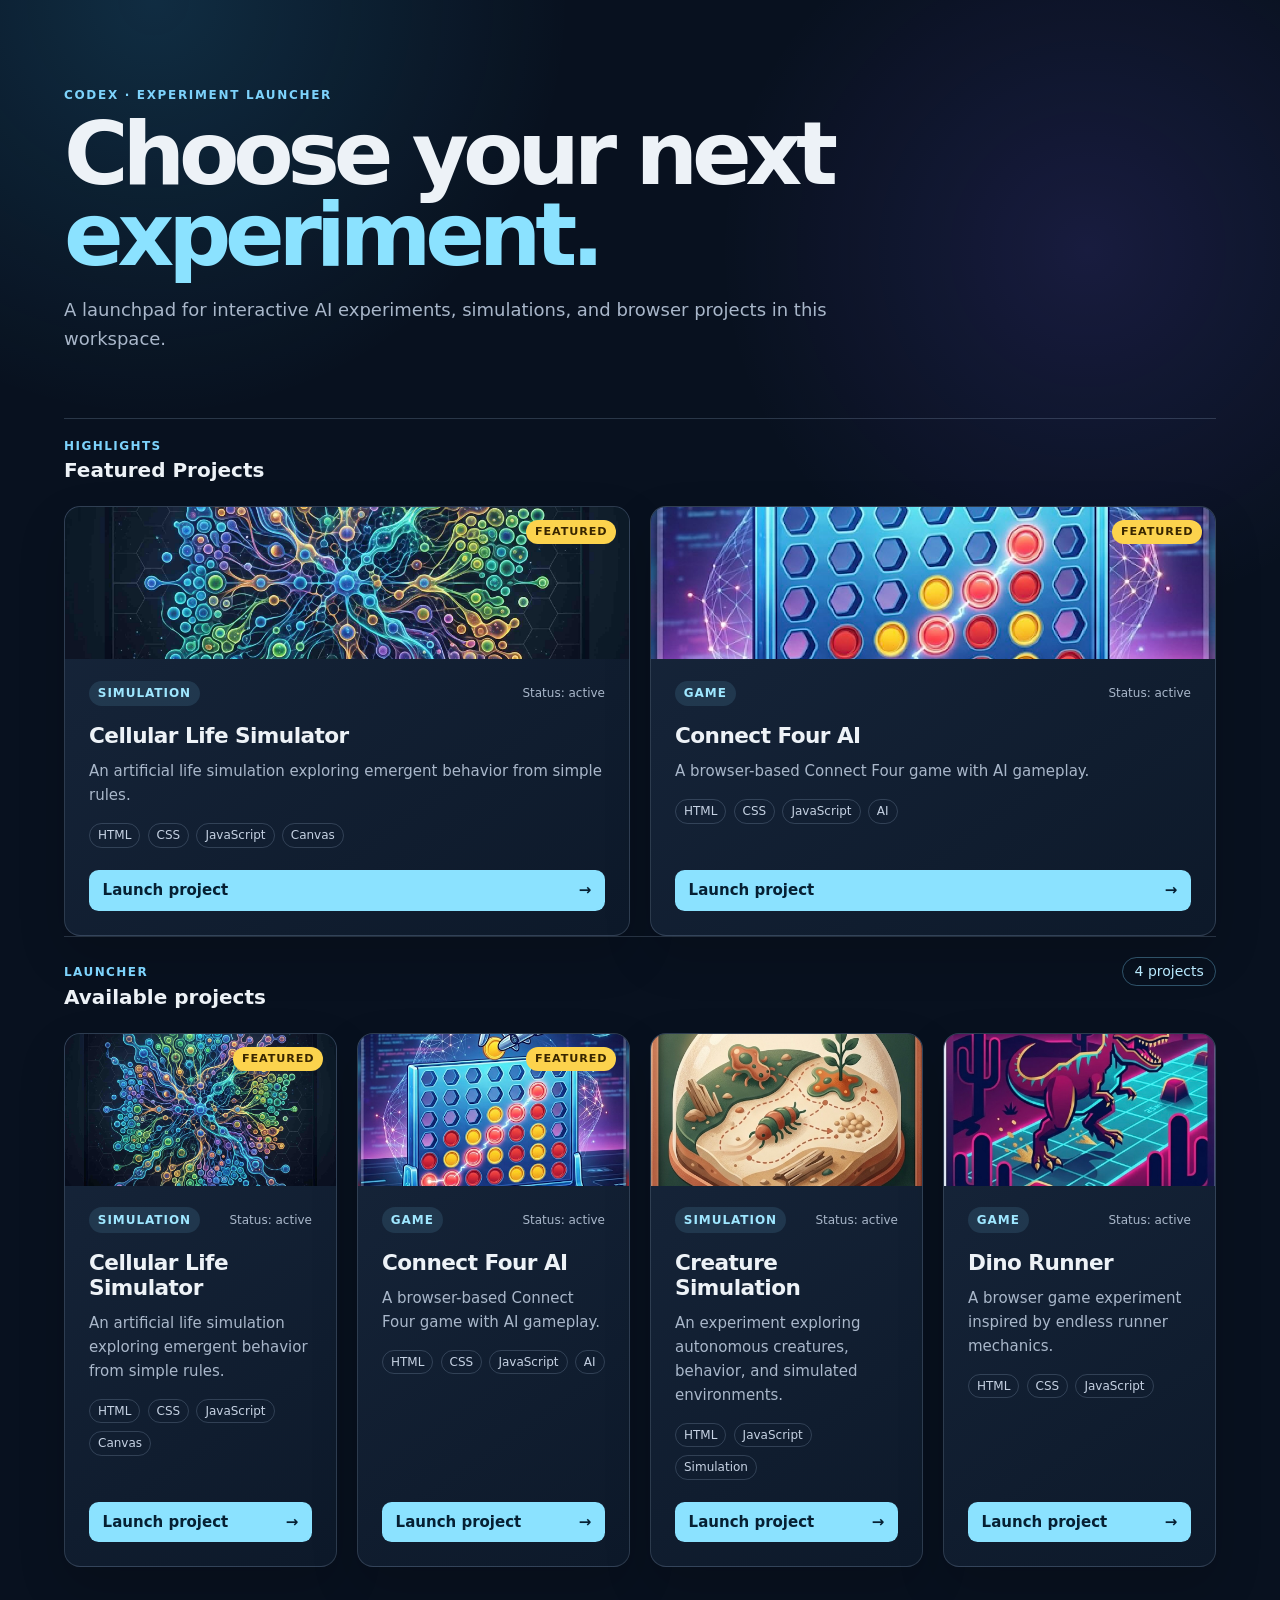
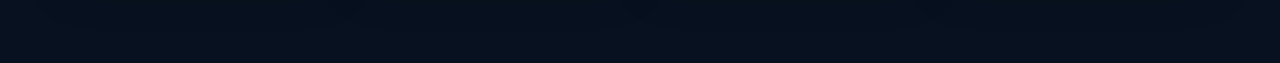
<file: docs/index.html>
<!doctype html>
<html lang="en">

<head>
  <meta charset="utf-8">
  <meta name="viewport" content="width=device-width, initial-scale=1">
  <meta name="description" content="A dashboard for projects in the codex repository.">
  <title>Codex Projects</title>
  <link rel="stylesheet" href="style.css">
  <script src="config.js"></script>
  <script src="app.js" defer></script>
</head>

<body>
  <main class="page-shell">
    <header class="hero">
      <p class="eyebrow">Codex · Experiment launcher</p>
      <h1>Choose your next<br><span>experiment.</span></h1>
      <p class="intro">A launchpad for interactive AI experiments, simulations, and browser projects in this workspace.
      </p>
    </header>

    <section id="featured-section" class="launcher" aria-labelledby="featured-heading" hidden>
      <div class="section-heading">
        <div>
          <p class="section-label">Highlights</p>
          <h2 id="featured-heading">Featured Projects</h2>
        </div>
      </div>
      <div id="featured-list" class="project-list"></div>
    </section>

    <section class="launcher" aria-labelledby="projects-heading">
      <div class="section-heading">
        <div>
          <p class="section-label">Launcher</p>
          <h2 id="projects-heading">Available projects</h2>
        </div>
        <p id="project-count" aria-live="polite"></p>
      </div>
      <p id="status" class="status" role="status" aria-live="polite">Loading projects…</p>
      <div id="project-list" class="project-list" hidden></div>
    </section>
  </main>
</body>

</html>
</file>
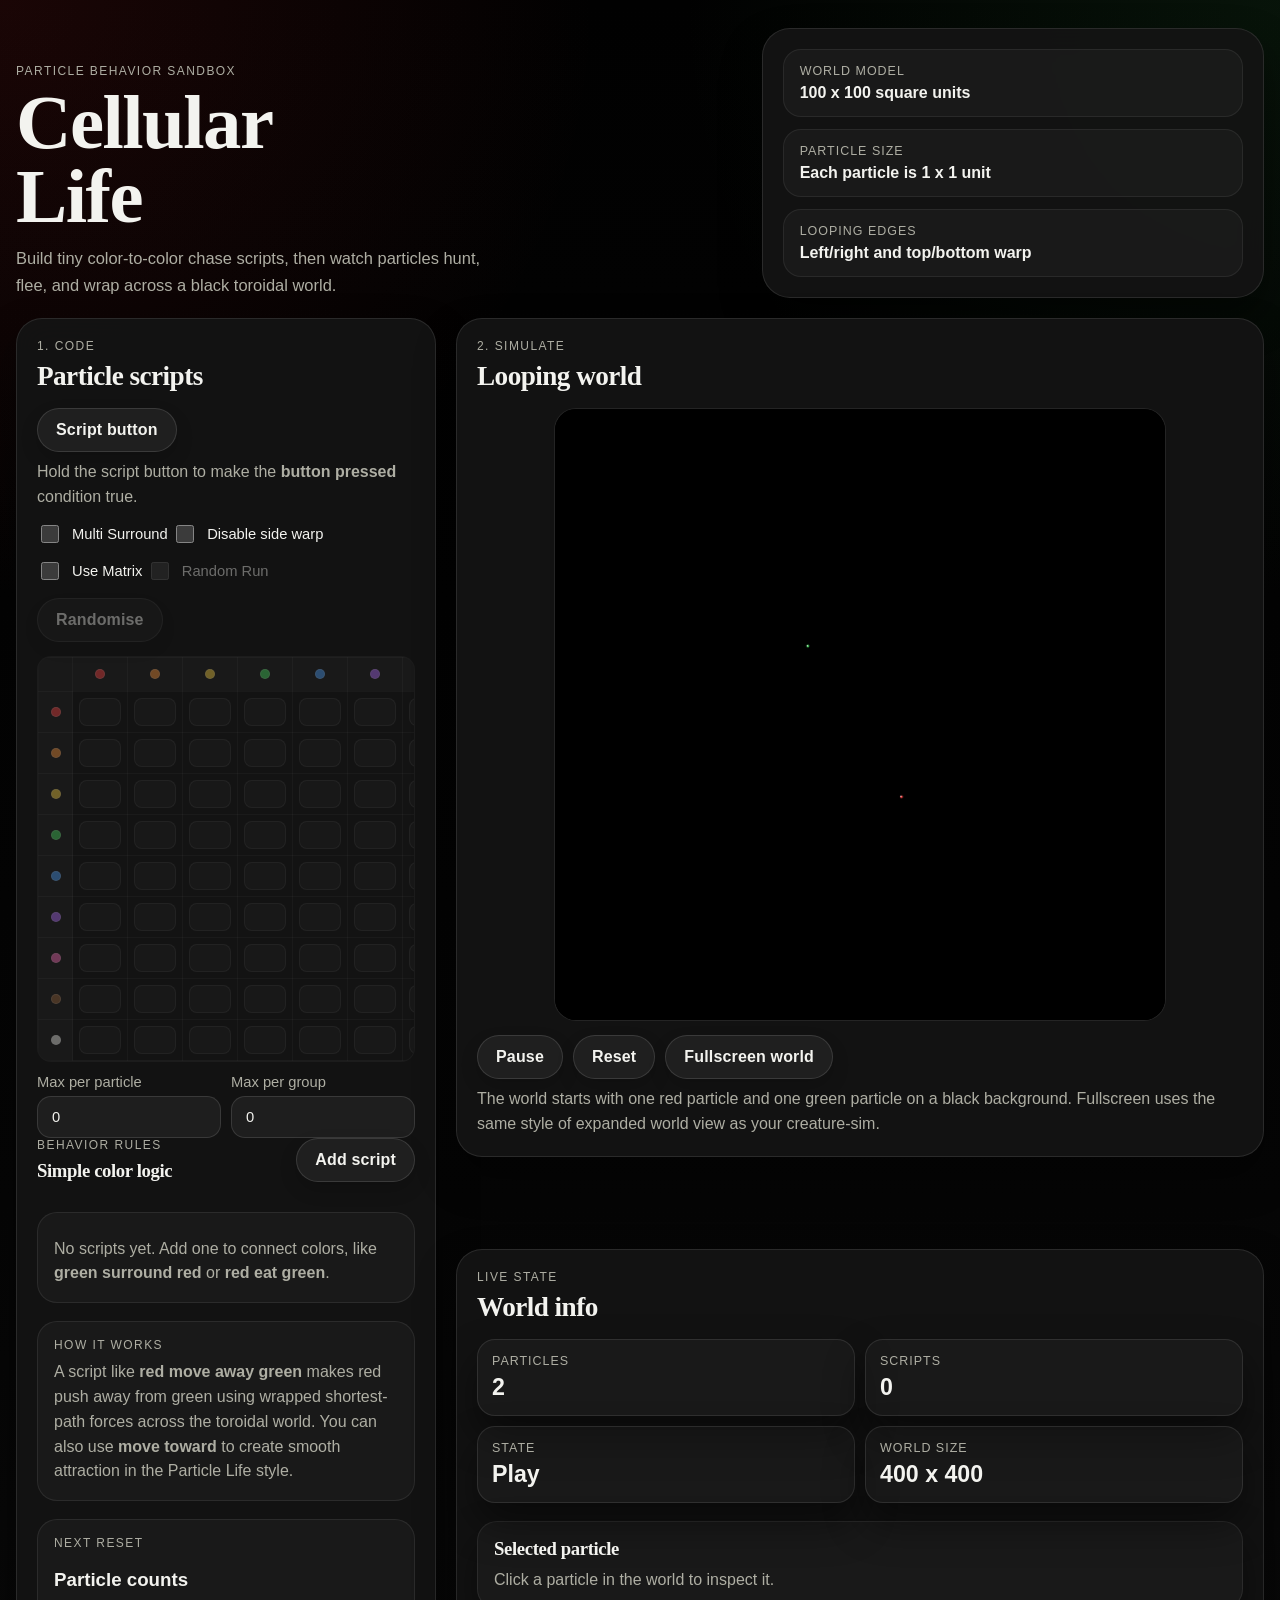
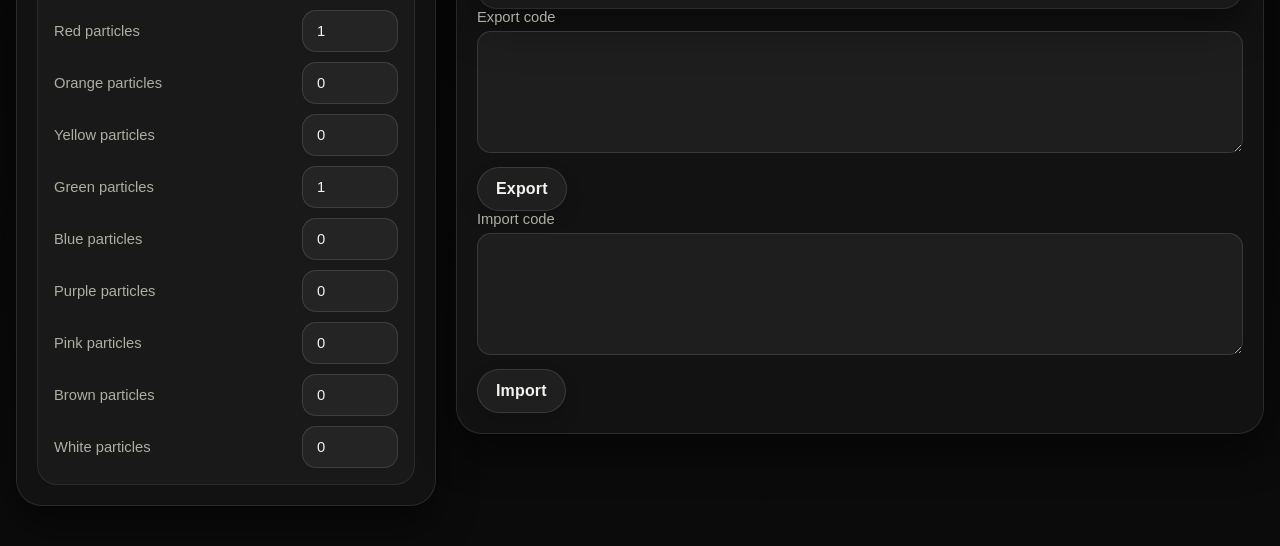
<file: docs/projects/cellular-life/index.html>
<!doctype html>
<html lang="en">
  <head>
    <meta charset="utf-8" />
    <meta name="viewport" content="width=device-width, initial-scale=1" />
    <title>Cellular Life</title>
    <link rel="stylesheet" href="style.css" />
  </head>
  <body>
    <main class="shell">
      <section class="hero">
        <div class="hero-copy">
          <p class="eyebrow">Particle behavior sandbox</p>
          <h1>Cellular Life</h1>
          <p class="lede">
            Build tiny color-to-color chase scripts, then watch particles hunt,
            flee, and wrap across a black toroidal world.
          </p>
        </div>
        <div class="hero-card">
          <div class="hero-stat">
            <span>World model</span>
            <strong>100 x 100 square units</strong>
          </div>
          <div class="hero-stat">
            <span>Particle size</span>
            <strong>Each particle is 1 x 1 unit</strong>
          </div>
          <div class="hero-stat">
            <span>Looping edges</span>
            <strong>Left/right and top/bottom warp</strong>
          </div>
        </div>
      </section>

      <section class="sim-grid">
        <aside class="panel editor-panel">
          <div class="panel-heading">
            <p class="panel-kicker">1. Code</p>
            <h2>Particle scripts</h2>
          </div>
          <div class="actions-row">
            <button id="scriptSignalBtn" class="button ghost" type="button">Script button</button>
          </div>
          <p class="microcopy">
            Hold the script button to make the <strong>button pressed</strong>
            condition true.
          </p>
          <label class="toggle-row">
            <input id="multiSurroundToggle" type="checkbox" />
            <span>Multi Surround</span>
          </label>
          <label class="toggle-row">
            <input id="disableSideWarpToggle" type="checkbox" />
            <span>Disable side warp</span>
          </label>
          <label class="toggle-row">
            <input id="useMatrixToggle" type="checkbox" />
            <span>Use Matrix</span>
          </label>
          <label class="toggle-row">
            <input id="randomRunToggle" type="checkbox" />
            <span>Random Run</span>
          </label>
          <div class="actions-row">
            <button id="randomiseBtn" class="button ghost" type="button">Randomise</button>
          </div>
          <div class="matrix-wrap" aria-label="Particle color matrix">
            <table class="particle-matrix">
              <thead>
                <tr>
                  <th scope="col"></th>
                  <th scope="col"><span class="color-dot red" aria-label="Red"></span></th>
                  <th scope="col"><span class="color-dot orange" aria-label="Orange"></span></th>
                  <th scope="col"><span class="color-dot yellow" aria-label="Yellow"></span></th>
                  <th scope="col"><span class="color-dot green" aria-label="Green"></span></th>
                  <th scope="col"><span class="color-dot blue" aria-label="Blue"></span></th>
                  <th scope="col"><span class="color-dot purple" aria-label="Purple"></span></th>
                  <th scope="col"><span class="color-dot pink" aria-label="Pink"></span></th>
                  <th scope="col"><span class="color-dot brown" aria-label="Brown"></span></th>
                  <th scope="col"><span class="color-dot white" aria-label="White"></span></th>
                </tr>
              </thead>
              <tbody>
                <tr>
                  <th scope="row"><span class="color-dot red" aria-label="Red"></span></th>
                  <td><input class="matrix-input" type="number" min="-1" max="1" step="0.1" /></td>
                  <td><input class="matrix-input" type="number" min="-1" max="1" step="0.1" /></td>
                  <td><input class="matrix-input" type="number" min="-1" max="1" step="0.1" /></td>
                  <td><input class="matrix-input" type="number" min="-1" max="1" step="0.1" /></td>
                  <td><input class="matrix-input" type="number" min="-1" max="1" step="0.1" /></td>
                  <td><input class="matrix-input" type="number" min="-1" max="1" step="0.1" /></td>
                  <td><input class="matrix-input" type="number" min="-1" max="1" step="0.1" /></td>
                  <td><input class="matrix-input" type="number" min="-1" max="1" step="0.1" /></td>
                  <td><input class="matrix-input" type="number" min="-1" max="1" step="0.1" /></td>
                </tr>
                <tr>
                  <th scope="row"><span class="color-dot orange" aria-label="Orange"></span></th>
                  <td><input class="matrix-input" type="number" min="-1" max="1" step="0.1" /></td>
                  <td><input class="matrix-input" type="number" min="-1" max="1" step="0.1" /></td>
                  <td><input class="matrix-input" type="number" min="-1" max="1" step="0.1" /></td>
                  <td><input class="matrix-input" type="number" min="-1" max="1" step="0.1" /></td>
                  <td><input class="matrix-input" type="number" min="-1" max="1" step="0.1" /></td>
                  <td><input class="matrix-input" type="number" min="-1" max="1" step="0.1" /></td>
                  <td><input class="matrix-input" type="number" min="-1" max="1" step="0.1" /></td>
                  <td><input class="matrix-input" type="number" min="-1" max="1" step="0.1" /></td>
                  <td><input class="matrix-input" type="number" min="-1" max="1" step="0.1" /></td>
                </tr>
                <tr>
                  <th scope="row"><span class="color-dot yellow" aria-label="Yellow"></span></th>
                  <td><input class="matrix-input" type="number" min="-1" max="1" step="0.1" /></td>
                  <td><input class="matrix-input" type="number" min="-1" max="1" step="0.1" /></td>
                  <td><input class="matrix-input" type="number" min="-1" max="1" step="0.1" /></td>
                  <td><input class="matrix-input" type="number" min="-1" max="1" step="0.1" /></td>
                  <td><input class="matrix-input" type="number" min="-1" max="1" step="0.1" /></td>
                  <td><input class="matrix-input" type="number" min="-1" max="1" step="0.1" /></td>
                  <td><input class="matrix-input" type="number" min="-1" max="1" step="0.1" /></td>
                  <td><input class="matrix-input" type="number" min="-1" max="1" step="0.1" /></td>
                  <td><input class="matrix-input" type="number" min="-1" max="1" step="0.1" /></td>
                </tr>
                <tr>
                  <th scope="row"><span class="color-dot green" aria-label="Green"></span></th>
                  <td><input class="matrix-input" type="number" min="-1" max="1" step="0.1" /></td>
                  <td><input class="matrix-input" type="number" min="-1" max="1" step="0.1" /></td>
                  <td><input class="matrix-input" type="number" min="-1" max="1" step="0.1" /></td>
                  <td><input class="matrix-input" type="number" min="-1" max="1" step="0.1" /></td>
                  <td><input class="matrix-input" type="number" min="-1" max="1" step="0.1" /></td>
                  <td><input class="matrix-input" type="number" min="-1" max="1" step="0.1" /></td>
                  <td><input class="matrix-input" type="number" min="-1" max="1" step="0.1" /></td>
                  <td><input class="matrix-input" type="number" min="-1" max="1" step="0.1" /></td>
                  <td><input class="matrix-input" type="number" min="-1" max="1" step="0.1" /></td>
                </tr>
                <tr>
                  <th scope="row"><span class="color-dot blue" aria-label="Blue"></span></th>
                  <td><input class="matrix-input" type="number" min="-1" max="1" step="0.1" /></td>
                  <td><input class="matrix-input" type="number" min="-1" max="1" step="0.1" /></td>
                  <td><input class="matrix-input" type="number" min="-1" max="1" step="0.1" /></td>
                  <td><input class="matrix-input" type="number" min="-1" max="1" step="0.1" /></td>
                  <td><input class="matrix-input" type="number" min="-1" max="1" step="0.1" /></td>
                  <td><input class="matrix-input" type="number" min="-1" max="1" step="0.1" /></td>
                  <td><input class="matrix-input" type="number" min="-1" max="1" step="0.1" /></td>
                  <td><input class="matrix-input" type="number" min="-1" max="1" step="0.1" /></td>
                  <td><input class="matrix-input" type="number" min="-1" max="1" step="0.1" /></td>
                </tr>
                <tr>
                  <th scope="row"><span class="color-dot purple" aria-label="Purple"></span></th>
                  <td><input class="matrix-input" type="number" min="-1" max="1" step="0.1" /></td>
                  <td><input class="matrix-input" type="number" min="-1" max="1" step="0.1" /></td>
                  <td><input class="matrix-input" type="number" min="-1" max="1" step="0.1" /></td>
                  <td><input class="matrix-input" type="number" min="-1" max="1" step="0.1" /></td>
                  <td><input class="matrix-input" type="number" min="-1" max="1" step="0.1" /></td>
                  <td><input class="matrix-input" type="number" min="-1" max="1" step="0.1" /></td>
                  <td><input class="matrix-input" type="number" min="-1" max="1" step="0.1" /></td>
                  <td><input class="matrix-input" type="number" min="-1" max="1" step="0.1" /></td>
                  <td><input class="matrix-input" type="number" min="-1" max="1" step="0.1" /></td>
                </tr>
                <tr>
                  <th scope="row"><span class="color-dot pink" aria-label="Pink"></span></th>
                  <td><input class="matrix-input" type="number" min="-1" max="1" step="0.1" /></td>
                  <td><input class="matrix-input" type="number" min="-1" max="1" step="0.1" /></td>
                  <td><input class="matrix-input" type="number" min="-1" max="1" step="0.1" /></td>
                  <td><input class="matrix-input" type="number" min="-1" max="1" step="0.1" /></td>
                  <td><input class="matrix-input" type="number" min="-1" max="1" step="0.1" /></td>
                  <td><input class="matrix-input" type="number" min="-1" max="1" step="0.1" /></td>
                  <td><input class="matrix-input" type="number" min="-1" max="1" step="0.1" /></td>
                  <td><input class="matrix-input" type="number" min="-1" max="1" step="0.1" /></td>
                  <td><input class="matrix-input" type="number" min="-1" max="1" step="0.1" /></td>
                </tr>
                <tr>
                  <th scope="row"><span class="color-dot brown" aria-label="Brown"></span></th>
                  <td><input class="matrix-input" type="number" min="-1" max="1" step="0.1" /></td>
                  <td><input class="matrix-input" type="number" min="-1" max="1" step="0.1" /></td>
                  <td><input class="matrix-input" type="number" min="-1" max="1" step="0.1" /></td>
                  <td><input class="matrix-input" type="number" min="-1" max="1" step="0.1" /></td>
                  <td><input class="matrix-input" type="number" min="-1" max="1" step="0.1" /></td>
                  <td><input class="matrix-input" type="number" min="-1" max="1" step="0.1" /></td>
                  <td><input class="matrix-input" type="number" min="-1" max="1" step="0.1" /></td>
                  <td><input class="matrix-input" type="number" min="-1" max="1" step="0.1" /></td>
                  <td><input class="matrix-input" type="number" min="-1" max="1" step="0.1" /></td>
                </tr>
                <tr>
                  <th scope="row"><span class="color-dot white" aria-label="White"></span></th>
                  <td><input class="matrix-input" type="number" min="-1" max="1" step="0.1" /></td>
                  <td><input class="matrix-input" type="number" min="-1" max="1" step="0.1" /></td>
                  <td><input class="matrix-input" type="number" min="-1" max="1" step="0.1" /></td>
                  <td><input class="matrix-input" type="number" min="-1" max="1" step="0.1" /></td>
                  <td><input class="matrix-input" type="number" min="-1" max="1" step="0.1" /></td>
                  <td><input class="matrix-input" type="number" min="-1" max="1" step="0.1" /></td>
                  <td><input class="matrix-input" type="number" min="-1" max="1" step="0.1" /></td>
                  <td><input class="matrix-input" type="number" min="-1" max="1" step="0.1" /></td>
                  <td><input class="matrix-input" type="number" min="-1" max="1" step="0.1" /></td>
                </tr>
              </tbody>
            </table>
          </div>
          <div class="surround-limits">
            <label>
              Max per particle
              <input id="maxSurroundPerParticleInput" type="number" min="0" max="50000" step="1" value="0" />
            </label>
            <label>
              Max per group
              <input id="maxSurroundPerGroupInput" type="number" min="0" max="50000" step="1" value="0" />
            </label>
          </div>

          <div class="rules">
            <div class="rules-head">
              <div>
                <p class="panel-kicker">Behavior rules</p>
                <h3>Simple color logic</h3>
              </div>
              <button id="addScriptBtn" class="button ghost" type="button">Add script</button>
            </div>
            <p id="matrixActiveNotice" class="microcopy" hidden>
              Movement scripts are inactive while <strong>Use Matrix</strong> is checked — the
              matrix now drives all particle movement.
            </p>
            <div id="scriptsList" class="rules-list"></div>
          </div>

          <div class="notes-box">
            <p class="panel-kicker">How it works</p>
            <p class="microcopy">
              A script like <strong>red move away green</strong> makes red push away
              from green using wrapped shortest-path forces across the toroidal
              world. You can also use <strong>move toward</strong> to create smooth
              attraction in the Particle Life style.
            </p>
          </div>

          <div class="notes-box">
            <p class="panel-kicker">Next reset</p>
            <h3>Particle counts</h3>
            <div id="resetCounts" class="reset-counts"></div>
          </div>

        </aside>

        <section id="worldPanel" class="panel sim-panel">
          <div class="panel-heading">
            <p class="panel-kicker">2. Simulate</p>
            <h2>Looping world</h2>
          </div>
          <div id="worldCanvasWrap" class="sim-canvas-wrap">
            <canvas id="worldCanvas" class="sim-canvas" width="600" height="600"></canvas>
          </div>
          <div class="world-footer">
            <div class="actions-row world-actions">
              <button id="pauseBtn" class="button ghost" type="button">Pause</button>
              <button id="resetBtn" class="button ghost" type="button">Reset</button>
              <button id="fullscreenWorldBtn" class="button ghost" type="button">Fullscreen world</button>
            </div>
          </div>
          <p class="microcopy">
            The world starts with one red particle and one green particle on a black
            background. Fullscreen uses the same style of expanded world view as your
            creature-sim.
          </p>
        </section>

        <aside class="panel stats-panel">
          <div class="panel-heading">
            <p class="panel-kicker">Live state</p>
            <h2>World info</h2>
          </div>
          <div class="actions-row">
            <button id="infoExitFullscreenBtn" class="button ghost" type="button">Exit fullscreen</button>
          </div>
          <div class="stats-grid">
            <div class="stat-card">
              <span class="stat-label">Particles</span>
              <strong id="particleCount" class="stat-value">0</strong>
            </div>
            <div class="stat-card">
              <span class="stat-label">Scripts</span>
              <strong id="scriptCount" class="stat-value">0</strong>
            </div>
            <div class="stat-card">
              <span class="stat-label">State</span>
              <strong id="playState" class="stat-value">Play</strong>
            </div>
            <div class="stat-card">
              <span class="stat-label">World size</span>
              <strong class="stat-value">400 x 400</strong>
            </div>
          </div>
          <div class="selected-card">
            <h3>Selected particle</h3>
            <div id="selectedParticle">Click a particle in the world to inspect it.</div>
          </div>
          <label>
            Export code
            <textarea id="exportCodeOutput" rows="6" readonly spellcheck="false"></textarea>
          </label>
          <div class="actions-row">
            <button id="exportCodeBtn" class="button ghost" type="button">Export</button>
          </div>
          <label>
            Import code
            <textarea id="importCodeInput" rows="6" spellcheck="false"></textarea>
          </label>
          <div class="actions-row">
            <button id="importCodeBtn" class="button ghost" type="button">Import</button>
          </div>
          <pre id="selfTestOutput" hidden></pre>
        </aside>
      </section>
    </main>

    <script src="app.js"></script>
  </body>
</html>
</file>
<file: cellular-life/style.css>
:root {
  color-scheme: dark;
  --bg: #050505;
  --bg-deep: #0b0b0b;
  --panel: rgba(20, 20, 20, 0.92);
  --panel-strong: rgba(28, 28, 28, 0.98);
  --ink: #f3f3ef;
  --muted: #aeaea3;
  --line: rgba(255, 255, 255, 0.1);
  --accent: #f2f2ea;
  --accent-soft: rgba(255, 255, 255, 0.08);
  --shadow: 0 20px 40px rgba(0, 0, 0, 0.45);
}

* {
  box-sizing: border-box;
}

body {
  margin: 0;
  min-height: 100vh;
  font-family: "Avenir Next", "Trebuchet MS", sans-serif;
  color: var(--ink);
  background:
    radial-gradient(circle at top left, rgba(210, 40, 40, 0.12), transparent 24%),
    radial-gradient(circle at top right, rgba(55, 155, 72, 0.12), transparent 24%),
    linear-gradient(180deg, #010101 0%, var(--bg) 56%, var(--bg-deep) 100%);
}

.shell {
  width: 100%;
  max-width: none;
  margin: 0;
  padding: 28px 16px 40px 16px;
  display: grid;
  gap: 20px;
}

.hero,
.sim-grid {
  display: grid;
  gap: 20px;
}

.hero {
  grid-template-columns: 1.3fr 0.9fr;
  align-items: end;
}

.hero-copy h1,
.panel-heading h2,
.rules-head h3,
.selected-card h3 {
  margin: 0;
  font-family: Georgia, "Times New Roman", serif;
  letter-spacing: -0.02em;
}

.hero-copy h1 {
  font-size: clamp(2.8rem, 6vw, 5.2rem);
  line-height: 0.96;
  max-width: 8ch;
}

.eyebrow,
.panel-kicker {
  margin: 0 0 8px;
  text-transform: uppercase;
  letter-spacing: 0.12em;
  font-size: 0.75rem;
  color: var(--muted);
}

.lede {
  margin: 12px 0 0;
  max-width: 54ch;
  font-size: 1.03rem;
  line-height: 1.6;
  color: var(--muted);
}

.hero-card,
.panel,
.selected-card,
.stat-card {
  border: 1px solid var(--line);
  box-shadow: var(--shadow);
}

.hero-card,
.panel {
  background: var(--panel);
  backdrop-filter: blur(16px);
}

.hero-card {
  border-radius: 28px;
  padding: 20px;
  display: grid;
  gap: 12px;
}

.hero-stat,
.rule-card,
.notes-box,
.selected-card,
.stat-card {
  background: rgba(255, 255, 255, 0.03);
}

.hero-stat {
  padding: 14px 16px;
  border-radius: 18px;
  border: 1px solid rgba(255, 255, 255, 0.07);
}

.hero-stat span,
.stat-label {
  display: block;
  font-size: 0.78rem;
  text-transform: uppercase;
  letter-spacing: 0.08em;
  color: var(--muted);
}

.hero-stat strong,
.stat-value {
  display: block;
  margin-top: 6px;
  font-size: 1rem;
}

.world-size-field {
  display: flex;
  align-items: center;
  gap: 10px;
  margin-top: 6px;
}

.world-size-field input {
  width: 72px;
  border: 1px solid rgba(255, 255, 255, 0.12);
  border-radius: 10px;
  padding: 6px 8px;
  background: rgba(255, 255, 255, 0.05);
  color: var(--ink);
  font: inherit;
}

.world-size-field span {
  font-size: 1rem;
  color: var(--ink);
}

.color-counts-list {
  display: grid;
  grid-template-columns: repeat(3, minmax(0, 1fr));
  gap: 6px 12px;
  margin-top: 8px;
}

.color-count-item {
  display: flex;
  align-items: center;
  gap: 6px;
  font-size: 0.85rem;
  color: var(--ink);
  white-space: nowrap;
}

.color-count-item .color-dot {
  flex: none;
}

.sim-grid {
  grid-template-columns: 520px minmax(0, 1fr);
  align-items: start;
}

.editor-panel {
  grid-column: 1;
  grid-row: 1 / span 2;
}

.sim-panel {
  grid-column: 2;
  grid-row: 1;
}

.stats-panel {
  grid-column: 2;
  grid-row: 2;
}

.panel {
  border-radius: 26px;
  padding: 20px;
}

.panel-heading {
  margin-bottom: 16px;
}

.panel-heading h2 {
  font-size: 1.7rem;
}

.rules {
  display: grid;
  gap: 12px;
}

.rules-head {
  display: flex;
  align-items: center;
  justify-content: space-between;
  gap: 12px;
}

.rules-list {
  display: grid;
  gap: 10px;
}

.rule-card {
  display: grid;
  grid-template-columns: 1fr auto auto 1fr auto;
  gap: 8px;
  align-items: end;
  padding: 12px;
  border-radius: 18px;
  border: 1px solid rgba(255, 255, 255, 0.08);
}

.condition-block {
  grid-column: 1 / -1;
  display: grid;
  gap: 8px;
  padding-top: 8px;
  border-top: 1px solid rgba(255, 255, 255, 0.08);
}

.condition-title {
  font-size: 0.78rem;
  text-transform: uppercase;
  letter-spacing: 0.08em;
  color: var(--muted);
}

.condition-row {
  display: grid;
  grid-template-columns: auto auto 1fr auto auto;
  gap: 8px;
  align-items: end;
}

.condition-chip {
  display: inline-flex;
  align-items: center;
  justify-content: center;
  min-height: 48px;
  padding: 0 12px;
  border-radius: 14px;
  border: 1px solid rgba(255, 255, 255, 0.08);
  background: rgba(255, 255, 255, 0.04);
  color: var(--muted);
  font-size: 0.85rem;
  white-space: nowrap;
}

.button.is-pressed {
  background: linear-gradient(180deg, #f4aa4b, #c96d1e);
  color: #160f07;
}

label {
  display: grid;
  gap: 6px;
  font-size: 0.92rem;
  color: var(--muted);
}

select,
input[type="text"],
input[type="number"] {
  width: 100%;
  border: 1px solid rgba(255, 255, 255, 0.12);
  border-radius: 14px;
  padding: 12px 14px;
  background: rgba(255, 255, 255, 0.05);
  color: var(--ink);
  font: inherit;
}

.toggle-row {
  display: inline-flex;
  grid-template-columns: none;
  align-items: center;
  gap: 10px;
  margin-top: 12px;
  color: var(--ink);
}

.toggle-row input[type="checkbox"] {
  width: 18px;
  height: 18px;
  accent-color: #50df67;
}

.surround-limits {
  display: grid;
  grid-template-columns: repeat(2, minmax(0, 1fr));
  gap: 10px;
  margin-top: 12px;
}

textarea {
  width: 100%;
  border: 1px solid rgba(255, 255, 255, 0.12);
  border-radius: 14px;
  padding: 12px 14px;
  background: rgba(255, 255, 255, 0.05);
  color: var(--ink);
  font: inherit;
  resize: vertical;
}

.button {
  appearance: none;
  border: none;
  border-radius: 999px;
  background: linear-gradient(180deg, #f7f7f0, #cccbbf);
  color: #121212;
  padding: 12px 18px;
  font: inherit;
  font-weight: 700;
  letter-spacing: 0.01em;
  cursor: pointer;
  transition: transform 0.18s ease, opacity 0.18s ease, background 0.18s ease, box-shadow 0.18s ease;
  box-shadow: 0 10px 20px rgba(0, 0, 0, 0.22);
}

.button:hover {
  transform: translateY(-1px);
}

.button.ghost {
  background: rgba(255, 255, 255, 0.06);
  color: var(--ink);
  border: 1px solid rgba(255, 255, 255, 0.12);
  box-shadow: 0 8px 18px rgba(0, 0, 0, 0.16);
}

.button.danger {
  background: linear-gradient(180deg, #803737, #592222);
  color: #fff1f1;
}

.actions-row {
  margin-top: 14px;
  display: flex;
  gap: 10px;
  flex-wrap: wrap;
}

.matrix-wrap.is-disabled {
  opacity: 0.4;
  pointer-events: none;
}

.button:disabled,
.toggle-row.is-disabled {
  opacity: 0.4;
  cursor: not-allowed;
}

.button:disabled:hover {
  transform: none;
}

.io-section {
  margin-top: 14px;
}

.io-section h3 {
  margin: 0 0 4px;
  font-family: Georgia, "Times New Roman", serif;
  font-size: 1.05rem;
}

.io-inputs-grid {
  display: grid;
  grid-template-columns: repeat(4, minmax(0, 1fr));
  gap: 8px;
  margin-top: 10px;
}

.io-button-chip {
  min-height: 44px;
  padding: 0 10px;
}

.matrix-wrap {
  margin-top: 14px;
  max-width: 100%;
  overflow-x: auto;
  border: 1px solid rgba(255, 255, 255, 0.08);
  border-radius: 14px;
  background: rgba(255, 255, 255, 0.03);
}

.particle-matrix {
  width: max-content;
  min-width: 100%;
  border-collapse: collapse;
  font-size: 0.72rem;
  color: var(--muted);
}

.particle-matrix th,
.particle-matrix td {
  min-width: 34px;
  height: 34px;
  padding: 6px;
  border: 1px solid rgba(255, 255, 255, 0.08);
  text-align: center;
  white-space: nowrap;
}

.particle-matrix th {
  background: rgba(255, 255, 255, 0.05);
  color: var(--ink);
  font-weight: 700;
}

.particle-matrix td {
  background: rgba(0, 0, 0, 0.14);
}

.particle-matrix .matrix-input {
  width: 42px;
  height: 28px;
  padding: 3px 4px;
  border-radius: 8px;
  text-align: center;
  font-size: 0.72rem;
}

.color-dot {
  display: inline-block;
  width: 10px;
  height: 10px;
  margin: 0;
  border-radius: 50%;
  vertical-align: -1px;
  border: 1px solid rgba(255, 255, 255, 0.22);
}

.color-dot.red {
  background: #ff4a4a;
}

.color-dot.orange {
  background: #ff9b42;
}

.color-dot.yellow {
  background: #ffd84a;
}

.color-dot.green {
  background: #50df67;
}

.color-dot.blue {
  background: #53a7ff;
}

.color-dot.purple {
  background: #b773ff;
}

.color-dot.pink {
  background: #ff74bf;
}

.color-dot.brown {
  background: #9c6a42;
}

.color-dot.white {
  background: #f4f4ef;
}

.notes-box,
.selected-card {
  margin-top: 18px;
  padding: 16px;
  border-radius: 20px;
  border: 1px solid rgba(255, 255, 255, 0.08);
}

.reset-counts {
  display: grid;
  gap: 10px;
  margin-top: 12px;
}

.count-row {
  display: grid;
  grid-template-columns: minmax(0, 1fr) 96px;
  gap: 10px;
  align-items: center;
}

.count-row input {
  width: 100%;
}

.microcopy,
#selectedParticle {
  margin: 8px 0 0;
  line-height: 1.55;
  color: var(--muted);
}

.possession-actions {
  margin-top: 12px;
}

.possession-panel {
  display: grid;
  gap: 8px;
  margin-top: 12px;
  padding-top: 12px;
  border-top: 1px solid rgba(255, 255, 255, 0.08);
}

.possession-toggle {
  display: grid;
  grid-template-columns: 18px minmax(0, 1fr);
  align-items: center;
  gap: 10px;
  padding: 10px 12px;
  border-radius: 14px;
  border: 1px solid rgba(255, 255, 255, 0.08);
  background: rgba(255, 255, 255, 0.04);
  color: var(--ink);
}

.possession-toggle input {
  width: 18px;
  height: 18px;
  accent-color: #50df67;
}

.possession-chip {
  justify-content: flex-start;
  min-height: 42px;
  white-space: normal;
}

.possession-hint {
  color: var(--muted);
  font-size: 0.9rem;
}

.possession-hint.is-active {
  color: #50df67;
}

.sim-panel {
  position: relative;
  padding: 10px;
}

.sim-canvas-wrap {
  width: 100%;
  max-width: 100%;
}

.sim-canvas {
  width: 100%;
  aspect-ratio: 1 / 1;
  display: block;
  border-radius: 22px;
  background:
    radial-gradient(circle at 50% 50%, rgba(255, 255, 255, 0.03), transparent 56%),
    #000;
  border: 1px solid rgba(255, 255, 255, 0.14);
}

.world-footer {
  margin-top: 14px;
}

.world-actions {
  margin-top: 0;
}

.stats-grid {
  display: grid;
  gap: 10px;
  grid-template-columns: repeat(2, minmax(0, 1fr));
}


.stat-card {
  border-radius: 18px;
  padding: 14px;
}

.stat-value {
  font-size: 1.45rem;
  font-weight: 700;
}

.sim-panel.is-fullscreen {
  position: fixed;
  inset: 0;
  z-index: 100;
  margin: 0;
  border-radius: 0;
  padding: 18px 18px 22px;
  background:
    radial-gradient(circle at top left, rgba(180, 35, 35, 0.12), transparent 18%),
    linear-gradient(180deg, rgba(6, 6, 6, 0.98), rgba(15, 15, 15, 0.98));
  width: 100vw;
  height: 100vh;
  display: grid;
  grid-template-rows: auto minmax(0, 1fr) auto auto;
  gap: 12px;
  align-content: stretch;
}

.sim-panel.is-fullscreen .sim-canvas {
  width: 100%;
  height: min(68vh, calc(100vh - 240px));
  max-height: none;
  aspect-ratio: auto;
}

body.world-fullscreen .sim-grid {
  grid-template-columns: minmax(0, 1fr);
}

body.world-fullscreen .editor-panel,
body.world-fullscreen .stats-panel {
  position: fixed;
  z-index: 110;
  width: min(360px, calc(100vw - 36px));
  max-height: min(42vh, 380px);
  overflow: auto;
}

body.world-fullscreen .editor-panel {
  left: 18px;
  bottom: 18px;
}

body.world-fullscreen .stats-panel {
  right: 18px;
  bottom: 18px;
}

body.world-fullscreen .sim-canvas-wrap {
  flex: 1;
  min-height: 0;
  overflow: auto;
  border-radius: 22px;
  border: 1px solid rgba(255, 255, 255, 0.08);
  background: rgba(255, 255, 255, 0.02);
}

body.world-fullscreen .sim-panel.is-fullscreen .sim-canvas {
  width: auto;
  height: auto;
  min-width: 100%;
}

@media (max-width: 1050px) {
  .sim-grid {
    grid-template-columns: 1fr;
  }
}

@media (max-width: 900px) {
  .hero,
  .sim-grid,
  .rule-card,
  .condition-row {
    grid-template-columns: 1fr;
  }
}
</file>
<file: connect-4/style.css>
:root {
  color-scheme: light;
  --bg: #f7f2ea;
  --bg-accent: #f2e6d2;
  --ink: #1a1a1a;
  --muted: #5b564d;
  --panel: #ffffff;
  --board: #1f1f2b;
  --border: #d8cdb8;
  --shadow: 0 18px 40px rgba(32, 26, 16, 0.15);
}

* {
  box-sizing: border-box;
}

body {
  margin: 0;
  font-family: "Palatino Linotype", "Book Antiqua", Palatino, serif;
  color: var(--ink);
  background: radial-gradient(circle at top, var(--bg-accent), var(--bg));
  min-height: 100vh;
}

.page {
  max-width: 1100px;
  margin: 0 auto;
  padding: 36px 24px 64px;
  display: grid;
  gap: 28px;
}

.hero {
  display: grid;
  gap: 16px;
  grid-template-columns: repeat(auto-fit, minmax(260px, 1fr));
  align-items: center;
}

.eyebrow {
  letter-spacing: 0.12em;
  text-transform: uppercase;
  font-size: 0.75rem;
  color: var(--muted);
  margin: 0 0 6px;
}

h1 {
  font-size: clamp(2.4rem, 4vw, 3.4rem);
  margin: 0 0 8px;
}

.subhead {
  margin: 0;
  color: var(--muted);
  max-width: 38ch;
}

.legend {
  display: flex;
  gap: 12px;
  flex-wrap: wrap;
  align-items: center;
  justify-content: flex-end;
}

.legend .chip {
  display: inline-flex;
  align-items: center;
  gap: 8px;
  padding: 6px 12px;
  border-radius: 999px;
  background: var(--panel);
  border: 1px solid var(--border);
  box-shadow: var(--shadow);
  font-size: 0.9rem;
}

.chip span {
  width: 16px;
  height: 16px;
  border-radius: 50%;
  display: inline-block;
  border: 1px solid rgba(0, 0, 0, 0.15);
}

.panel {
  background: var(--panel);
  border: 1px solid var(--border);
  border-radius: 20px;
  padding: 20px;
  display: grid;
  gap: 16px;
  box-shadow: var(--shadow);
}

.controls {
  display: grid;
  gap: 12px;
  grid-template-columns: repeat(auto-fit, minmax(160px, 1fr));
}

.control-group {
  display: grid;
  gap: 6px;
}

label {
  font-size: 0.9rem;
  color: var(--muted);
}

input[type="number"] {
  padding: 10px 12px;
  border-radius: 10px;
  border: 1px solid var(--border);
  font-size: 1rem;
}

.player-config {
  display: grid;
  gap: 10px;
  grid-template-columns: repeat(auto-fit, minmax(200px, 1fr));
}

.player-card {
  display: grid;
  grid-template-columns: 1fr auto;
  gap: 10px;
  padding: 10px 14px;
  border-radius: 14px;
  border: 1px solid var(--border);
  background: #fbf8f2;
}

.player-meta {
  display: grid;
  gap: 6px;
}

.player-meta input[type="text"] {
  padding: 8px 10px;
  border-radius: 8px;
  border: 1px solid var(--border);
  font-size: 0.95rem;
}

.player-meta label {
  font-size: 0.8rem;
}

.player-card select {
  padding: 6px 8px;
  border-radius: 8px;
  border: 1px solid var(--border);
  background: #fff;
  font-size: 0.85rem;
}

.player-card input[type="color"] {
  width: 40px;
  height: 32px;
  border: none;
  background: transparent;
  padding: 0;
}

.actions {
  display: flex;
  gap: 12px;
  flex-wrap: wrap;
}

button {
  padding: 10px 18px;
  border-radius: 999px;
  border: none;
  background: #1f1f2b;
  color: #fff;
  font-size: 0.95rem;
  cursor: pointer;
  transition: transform 0.2s ease, box-shadow 0.2s ease;
  box-shadow: 0 8px 16px rgba(31, 31, 43, 0.2);
}

button:hover {
  transform: translateY(-2px);
}

button.ghost {
  background: transparent;
  color: var(--ink);
  border: 1px solid var(--border);
  box-shadow: none;
}

.board-wrap {
  display: grid;
  gap: 12px;
}

.history {
  background: var(--panel);
  border: 1px solid var(--border);
  border-radius: 16px;
  padding: 12px 16px;
  box-shadow: var(--shadow);
}

.history-title {
  font-size: 0.9rem;
  color: var(--muted);
  text-transform: uppercase;
  letter-spacing: 0.08em;
  margin-bottom: 8px;
}

.history ol {
  margin: 0;
  padding-left: 18px;
  max-height: 160px;
  overflow-y: auto;
}

.history li {
  font-size: 0.9rem;
  margin-bottom: 4px;
}

.turn {
  font-size: 1.1rem;
  font-weight: 600;
}

.drop-row {
  display: grid;
  gap: 8px;
  grid-template-columns: repeat(var(--cols), minmax(0, 1fr));
}

.drop-row button {
  border-radius: 12px;
  padding: 10px 0;
  background: #e8dbc4;
  color: #1f1f2b;
  box-shadow: none;
  border: 1px solid #d1c2a5;
}

.board {
  display: grid;
  gap: 10px;
  padding: 18px;
  border-radius: 20px;
  background: var(--board);
  grid-template-columns: repeat(var(--cols), minmax(0, 1fr));
  box-shadow: var(--shadow);
}

.cell {
  width: 100%;
  aspect-ratio: 1 / 1;
  border-radius: 50%;
  background: #e9e5dd;
  display: grid;
  place-items: center;
  border: 2px solid rgba(255, 255, 255, 0.2);
  transition: transform 0.2s ease;
}

.cell.filled {
  transform: scale(0.98);
  border-color: rgba(0, 0, 0, 0.2);
}

.splash {
  position: fixed;
  inset: 0;
  background: rgba(15, 12, 8, 0.6);
  display: grid;
  place-items: center;
  z-index: 10;
  backdrop-filter: blur(4px);
}

.splash.hidden {
  display: none;
}

.splash-card {
  background: var(--panel);
  padding: 24px 28px;
  border-radius: 20px;
  text-align: center;
  box-shadow: var(--shadow);
  max-width: 360px;
}

.splash-card h2 {
  margin-top: 0;
}

@media (max-width: 700px) {
  .legend {
    justify-content: flex-start;
  }

  .drop-row button {
    font-size: 0.8rem;
  }
}
</file>
<file: creature-sim/style.css>
:root {
  color-scheme: light;
  --bg: #f1ece2;
  --bg-deep: #d6e8d9;
  --panel: rgba(255, 250, 242, 0.92);
  --panel-strong: #fffaf0;
  --ink: #183128;
  --muted: #5e6c62;
  --line: rgba(24, 49, 40, 0.12);
  --accent: #145f4a;
  --accent-soft: #d2e9df;
  --shadow: 0 20px 40px rgba(35, 47, 38, 0.12);
}

body[data-theme="dark"] {
  color-scheme: dark;
  --bg: #101816;
  --bg-deep: #183128;
  --panel: rgba(17, 26, 24, 0.9);
  --panel-strong: #13211e;
  --ink: #edf4ef;
  --muted: #abc1b6;
  --line: rgba(228, 242, 236, 0.12);
  --accent: #6fd0b1;
  --accent-soft: #14332c;
  --shadow: 0 20px 40px rgba(0, 0, 0, 0.28);
}

* {
  box-sizing: border-box;
}

body {
  margin: 0;
  min-height: 100vh;
  font-family: "Avenir Next", "Trebuchet MS", sans-serif;
  color: var(--ink);
  background:
    radial-gradient(circle at top left, rgba(247, 221, 152, 0.55), transparent 28%),
    radial-gradient(circle at top right, rgba(112, 191, 170, 0.35), transparent 26%),
    linear-gradient(180deg, #f8f3e8 0%, var(--bg) 55%, var(--bg-deep) 100%);
}

.shell {
  max-width: 1420px;
  margin: 0 auto;
  padding: 28px 20px 40px;
  display: grid;
  gap: 20px;
}

.hero,
.top-grid,
.sim-grid {
  display: grid;
  gap: 20px;
}

.hero {
  grid-template-columns: 1.4fr 0.8fr;
  align-items: end;
}

.hero-copy h1,
.panel-heading h2,
.rules-head h3,
.selected-card h3,
.notes-grid h3 {
  margin: 0;
  font-family: Georgia, "Times New Roman", serif;
  letter-spacing: -0.02em;
}

.hero-copy h1 {
  font-size: clamp(2.7rem, 6vw, 5rem);
  line-height: 0.96;
  max-width: 8ch;
}

.eyebrow,
.panel-kicker {
  margin: 0 0 8px;
  text-transform: uppercase;
  letter-spacing: 0.12em;
  font-size: 0.75rem;
  color: var(--muted);
}

.lede {
  margin: 12px 0 0;
  max-width: 52ch;
  font-size: 1.05rem;
  line-height: 1.6;
  color: var(--muted);
}

.hero-card,
.panel,
.selected-card,
.stat-card {
  border: 1px solid var(--line);
  box-shadow: var(--shadow);
}

.hero-card,
.panel {
  background: var(--panel);
  backdrop-filter: blur(14px);
}

.hero-card {
  border-radius: 28px;
  padding: 20px;
  display: grid;
  gap: 12px;
  align-self: stretch;
}

.hero-stat {
  padding: 14px 16px;
  border-radius: 18px;
  background: rgba(255, 255, 255, 0.62);
  border: 1px solid rgba(20, 95, 74, 0.08);
}

.hero-actions {
  margin-top: 0;
  justify-content: flex-end;
}

.hero-stat span,
.stat-label {
  display: block;
  font-size: 0.78rem;
  text-transform: uppercase;
  letter-spacing: 0.08em;
  color: var(--muted);
}

.hero-stat strong,
.stat-value {
  display: block;
  margin-top: 6px;
  font-size: 1rem;
}

.top-grid {
  grid-template-columns: 1fr;
}

.sim-grid {
  grid-template-columns: minmax(260px, 1fr) minmax(260px, 1fr) 300px;
  align-items: start;
}

.panel {
  border-radius: 26px;
  padding: 20px;
}

.panel-heading {
  margin-bottom: 16px;
}

.panel-heading h2 {
  font-size: 1.7rem;
}

.form-grid {
  display: grid;
  gap: 14px;
  grid-template-columns: repeat(2, minmax(0, 1fr));
}

label {
  display: grid;
  gap: 6px;
  font-size: 0.92rem;
  color: var(--muted);
}

.field-card {
  padding: 12px 12px 10px;
  border-radius: 18px;
  border: 1px solid rgba(24, 49, 40, 0.1);
  background: rgba(255, 255, 255, 0.58);
}

.field-top {
  display: flex;
  justify-content: space-between;
  gap: 12px;
  align-items: center;
}

.preview-chip,
.preview-text {
  display: inline-flex;
  align-items: center;
  justify-content: center;
  min-height: 28px;
}

.preview-text {
  padding: 0 10px;
  border-radius: 999px;
  background: rgba(20, 95, 74, 0.08);
  color: var(--ink);
  font-size: 0.82rem;
}

.color-chip {
  width: 32px;
  border-radius: 999px;
  border: 2px solid rgba(24, 49, 40, 0.14);
}

.size-chip {
  width: 34px;
  position: relative;
}

.size-chip::before {
  content: "";
  width: var(--size-preview, 14px);
  height: var(--size-preview, 14px);
  border-radius: 50%;
  background: linear-gradient(180deg, rgba(20, 95, 74, 0.85), rgba(20, 95, 74, 0.45));
}

.mini-preview {
  display: block;
  position: relative;
  height: 28px;
  border-radius: 999px;
  background: linear-gradient(90deg, rgba(20, 95, 74, 0.08), rgba(20, 95, 74, 0.18));
  overflow: hidden;
}

.speed-preview {
  margin-top: 4px;
}

.speed-dot {
  position: absolute;
  top: 50%;
  left: 10px;
  width: 12px;
  height: 12px;
  margin-top: -6px;
  border-radius: 50%;
  background: #145f4a;
  box-shadow: 0 0 0 4px rgba(20, 95, 74, 0.14);
}

input[type="text"],
input[type="number"],
textarea,
select {
  width: 100%;
  border: 1px solid rgba(24, 49, 40, 0.15);
  border-radius: 14px;
  padding: 12px 14px;
  background: rgba(255, 255, 255, 0.84);
  color: var(--ink);
  font: inherit;
}

input[type="checkbox"] {
  width: 22px;
  height: 22px;
  accent-color: var(--accent);
}

.toggle-card {
  align-content: start;
}

textarea {
  min-height: 150px;
  resize: vertical;
  font-family: "SFMono-Regular", Consolas, monospace;
  font-size: 0.84rem;
}

input[type="range"] {
  width: 100%;
  accent-color: var(--accent);
}

.rules {
  margin-top: 18px;
  padding-top: 18px;
  border-top: 1px solid var(--line);
}

.rules-head {
  display: flex;
  align-items: center;
  justify-content: space-between;
  gap: 12px;
  margin-bottom: 12px;
}

.rules-list {
  display: grid;
  gap: 10px;
}

.rule-card {
  display: grid;
  grid-template-columns: 1fr 1fr auto;
  gap: 8px;
  align-items: start;
  padding: 12px;
  border-radius: 18px;
  background: rgba(255, 255, 255, 0.6);
  border: 1px solid rgba(24, 49, 40, 0.1);
}

.script-block {
  display: grid;
  gap: 8px;
}

.script-title {
  font-size: 0.82rem;
  text-transform: uppercase;
  letter-spacing: 0.08em;
  color: var(--muted);
}

.script-row {
  display: grid;
  grid-template-columns: 1fr auto;
  gap: 8px;
  align-items: end;
}

.script-row-wide {
  grid-template-columns: 1fr 1fr auto;
}

.button {
  appearance: none;
  border: none;
  border-radius: 999px;
  background: linear-gradient(180deg, #176f56, #0f5743);
  color: #fff9ef;
  padding: 12px 18px;
  font: inherit;
  font-weight: 700;
  letter-spacing: 0.01em;
  cursor: pointer;
  transition: transform 0.18s ease, opacity 0.18s ease, background 0.18s ease, box-shadow 0.18s ease;
  box-shadow: 0 10px 20px rgba(15, 87, 67, 0.22);
}

.button:hover {
  transform: translateY(-1px);
  box-shadow: 0 12px 22px rgba(15, 87, 67, 0.28);
}

.button.ghost {
  background: rgba(255, 255, 255, 0.82);
  color: #0f4536;
  border: 1px solid rgba(15, 87, 67, 0.28);
  box-shadow: 0 8px 18px rgba(15, 87, 67, 0.08);
}

.button.danger {
  background: linear-gradient(180deg, #f6d4c6, #efbead);
  color: #71331c;
  box-shadow: 0 8px 18px rgba(130, 64, 36, 0.12);
}

.actions-row {
  margin-top: 14px;
  display: flex;
  gap: 10px;
  flex-wrap: wrap;
}

.json-box {
  margin-top: 18px;
}

.catalog-box {
  margin-top: 18px;
  padding-top: 18px;
  border-top: 1px solid var(--line);
}

.catalog-list {
  display: grid;
  gap: 10px;
}

.catalog-item {
  display: grid;
  gap: 10px;
  padding: 12px 14px;
  border-radius: 18px;
  background: rgba(255, 255, 255, 0.62);
  border: 1px solid rgba(24, 49, 40, 0.1);
}

.catalog-item.active {
  border-color: rgba(20, 95, 74, 0.42);
  box-shadow: inset 0 0 0 1px rgba(20, 95, 74, 0.2);
}

.catalog-meta {
  display: flex;
  justify-content: space-between;
  gap: 12px;
  align-items: start;
}

.catalog-meta strong {
  display: block;
}

.catalog-meta span {
  display: block;
  margin-top: 4px;
  color: var(--muted);
  font-size: 0.88rem;
}

.notes-grid p,
.microcopy,
#selectedCreature {
  margin: 8px 0 0;
  line-height: 1.55;
  color: var(--muted);
}

.sim-panel {
  position: relative;
}

.sim-canvas-wrap {
  width: 100%;
}

.control-strip {
  margin-top: 14px;
  display: grid;
  gap: 10px;
  grid-template-columns: repeat(2, minmax(0, 1fr));
}

.world-controls {
  grid-template-columns: minmax(0, 1.4fr) minmax(120px, 0.6fr);
}

.world-footer {
  margin-top: 14px;
}

.world-controls-row {
  display: grid;
  gap: 10px;
}

.world-actions {
  margin-top: 0;
}

.possession-controls {
  margin-top: 12px;
  padding: 12px 14px;
  border-radius: 18px;
  border: 1px solid rgba(24, 49, 40, 0.1);
  background: rgba(255, 255, 255, 0.56);
  display: grid;
  gap: 10px;
}

.possession-field {
  max-width: 220px;
}

.possession-actions {
  margin-top: 0;
}

.sim-canvas {
  width: 100%;
  aspect-ratio: 26 / 18;
  display: block;
  border-radius: 22px;
  background:
    radial-gradient(circle at 20% 20%, rgba(249, 240, 204, 0.9), transparent 18%),
    radial-gradient(circle at 80% 15%, rgba(182, 222, 210, 0.9), transparent 20%),
    linear-gradient(180deg, rgba(255, 251, 240, 0.94), rgba(220, 242, 228, 0.88));
  border: 1px solid rgba(24, 49, 40, 0.14);
}

.world-scale-control {
  display: none;
}

.sim-panel.is-fullscreen {
  position: fixed;
  inset: 0;
  z-index: 100;
  margin: 0;
  border-radius: 0;
  padding: 18px 18px 22px;
  background:
    radial-gradient(circle at top left, rgba(247, 221, 152, 0.26), transparent 22%),
    linear-gradient(180deg, rgba(248, 243, 232, 0.98), rgba(214, 232, 217, 0.98));
  width: 100vw;
  height: 100vh;
  display: grid;
  grid-template-rows: auto minmax(0, 1fr) auto auto;
  gap: 12px;
  align-content: stretch;
}

.sim-panel.is-fullscreen .sim-canvas {
  width: 100%;
  height: min(58vh, calc(100vh - 280px));
  max-height: none;
  aspect-ratio: auto;
}

body.world-fullscreen .stats-panel {
  position: fixed;
  right: 18px;
  bottom: 18px;
  z-index: 110;
  width: min(420px, calc(100vw - 36px));
  max-height: min(42vh, 360px);
  overflow: auto;
  display: grid;
  grid-template-columns: 1fr;
  gap: 12px;
  align-items: stretch;
  padding: 14px 16px;
}

body.world-fullscreen .sim-grid {
  grid-template-columns: minmax(0, 1fr);
}

body.world-fullscreen .world-controls {
  grid-template-columns: 240px 140px 220px;
  justify-content: start;
}

body.world-fullscreen .world-controls label {
  width: auto;
}

body.world-fullscreen .world-scale-control {
  display: grid;
}

body.world-fullscreen .world-actions {
  justify-content: flex-start;
}

body.world-fullscreen .world-footer {
  display: grid;
  grid-template-columns: 1fr;
  gap: 18px;
  align-items: start;
  padding-right: 0;
  padding-bottom: 0;
}

body.world-fullscreen .world-controls-row {
  grid-column: 1;
}

body.world-fullscreen .sim-canvas-wrap {
  flex: 1;
  min-height: 0;
  overflow: auto;
  border-radius: 22px;
  border: 1px solid rgba(24, 49, 40, 0.12);
  background: rgba(255, 255, 255, 0.08);
}

body.world-fullscreen .sim-panel.is-fullscreen .sim-canvas {
  width: auto;
  height: auto;
  min-width: 100%;
}

body[data-theme="dark"] .hero-stat,
body[data-theme="dark"] .field-card,
body[data-theme="dark"] .rule-card,
body[data-theme="dark"] .catalog-item,
body[data-theme="dark"] .notes-grid article,
body[data-theme="dark"] .selected-card,
body[data-theme="dark"] .stat-card {
  background: rgba(255, 255, 255, 0.04);
}

body[data-theme="dark"] .button.ghost {
  background: rgba(255, 255, 255, 0.06);
  color: #dff9ef;
  border-color: rgba(111, 208, 177, 0.28);
}

body[data-theme="dark"] .sim-panel.is-fullscreen {
  background:
    radial-gradient(circle at top left, rgba(247, 221, 152, 0.12), transparent 18%),
    linear-gradient(180deg, rgba(12, 19, 17, 0.98), rgba(20, 38, 32, 0.98));
}

.stats-grid {
  display: grid;
  gap: 10px;
  grid-template-columns: repeat(4, minmax(0, 1fr));
}

body.world-fullscreen .stats-grid {
  grid-template-columns: repeat(2, minmax(0, 1fr));
}

body.world-fullscreen .stats-panel .panel-heading,
body.world-fullscreen .selected-card {
  margin: 0;
}

body.world-fullscreen .stats-panel .panel-heading {
  display: flex;
  flex-direction: column;
  justify-content: center;
}

body.world-fullscreen .stats-panel .panel-heading h2 {
  font-size: 1.15rem;
}

body.world-fullscreen .stats-panel .panel-kicker {
  margin-bottom: 4px;
}

body.world-fullscreen .stat-card {
  padding: 10px 12px;
}

body.world-fullscreen .stat-value {
  font-size: 1.1rem;
}

body.world-fullscreen .selected-card {
  margin-top: 0;
  padding: 12px 14px;
}

body.world-fullscreen .selected-card h3 {
  font-size: 1rem;
}

.stat-card {
  background: rgba(255, 255, 255, 0.58);
  border-radius: 18px;
  padding: 14px;
}

.stat-value {
  font-size: 1.5rem;
  font-weight: 700;
}

.selected-card {
  margin-top: 14px;
  padding: 16px;
  border-radius: 20px;
  background: rgba(255, 255, 255, 0.62);
}

@media (max-width: 1180px) {
  .sim-grid {
    grid-template-columns: 1fr 1fr;
  }

  .stats-panel {
    grid-column: 1 / -1;
  }

  .stats-grid {
    grid-template-columns: repeat(2, minmax(0, 1fr));
  }

  body.world-fullscreen .stats-grid {
    grid-template-columns: repeat(2, minmax(0, 1fr));
  }

  body.world-fullscreen .stats-panel {
    grid-template-columns: 1fr;
  }
}

@media (max-width: 900px) {
  .hero,
  .top-grid,
  .sim-grid,
  .form-grid {
    grid-template-columns: 1fr;
  }

  .hero-copy h1 {
    max-width: none;
  }

  .rule-card {
    grid-template-columns: 1fr;
  }

  .script-row,
  .script-row-wide {
    grid-template-columns: 1fr;
  }
}
</file>
<file: dino-runner/style.css>
:root {
  color-scheme: light;
  --bg: #eef3f0;
  --sky: #d8edf7;
  --sand: #f2d38b;
  --sand-dark: #c99648;
  --ink: #202124;
  --muted: #626861;
  --panel: #fffdf7;
  --line: #c9bfa8;
  --green: #2f7d55;
  --green-dark: #1e5d3d;
  --red: #c94b40;
  --shadow: 0 18px 42px rgba(49, 42, 29, 0.14);
}

* {
  box-sizing: border-box;
}

body {
  min-height: 100vh;
  margin: 0;
  color: var(--ink);
  background:
    linear-gradient(180deg, rgba(255, 255, 255, 0.5), rgba(255, 255, 255, 0)),
    var(--bg);
  font-family: Inter, ui-sans-serif, system-ui, -apple-system, BlinkMacSystemFont, "Segoe UI", sans-serif;
}

button {
  min-width: 96px;
  border: 0;
  border-radius: 8px;
  padding: 12px 16px;
  color: #fff;
  background: var(--ink);
  font: inherit;
  font-weight: 700;
  cursor: pointer;
  box-shadow: 0 10px 18px rgba(32, 33, 36, 0.18);
  transition: transform 160ms ease, box-shadow 160ms ease, background 160ms ease;
}

button:hover,
button:focus-visible {
  transform: translateY(-1px);
  box-shadow: 0 14px 24px rgba(32, 33, 36, 0.2);
}

button:active {
  transform: translateY(1px);
  box-shadow: 0 6px 12px rgba(32, 33, 36, 0.16);
}

button.ghost {
  color: var(--ink);
  background: #fff;
  border: 1px solid var(--line);
  box-shadow: none;
}

.shell {
  width: min(1080px, 100%);
  margin: 0 auto;
  padding: 28px 18px 36px;
  display: grid;
  gap: 18px;
}

.topbar {
  display: flex;
  align-items: end;
  justify-content: space-between;
  gap: 18px;
}

.eyebrow {
  margin: 0 0 4px;
  color: var(--green-dark);
  font-size: 0.76rem;
  font-weight: 800;
  letter-spacing: 0.12em;
  text-transform: uppercase;
}

h1 {
  margin: 0;
  font-size: clamp(2rem, 5vw, 3.4rem);
  line-height: 1;
}

.scoreboard {
  display: flex;
  gap: 10px;
}

.scoreboard div {
  min-width: 104px;
  padding: 10px 12px;
  border: 1px solid var(--line);
  border-radius: 8px;
  background: var(--panel);
  box-shadow: var(--shadow);
}

.scoreboard span {
  display: block;
  color: var(--muted);
  font-size: 0.74rem;
  font-weight: 800;
  letter-spacing: 0.1em;
  text-transform: uppercase;
}

.scoreboard strong {
  display: block;
  margin-top: 3px;
  font-family: "SFMono-Regular", Consolas, "Liberation Mono", monospace;
  font-size: 1.2rem;
  letter-spacing: 0;
}

.game-panel {
  position: relative;
  overflow: hidden;
  border: 1px solid var(--line);
  border-radius: 8px;
  background: var(--sky);
  box-shadow: var(--shadow);
}

canvas {
  display: block;
  width: 100%;
  aspect-ratio: 8 / 3;
  background: var(--sky);
  touch-action: manipulation;
}

.overlay {
  position: absolute;
  inset: 0;
  display: grid;
  place-items: center;
  padding: 18px;
  background: rgba(238, 243, 240, 0.62);
}

.overlay.hidden {
  display: none;
}

.overlay-card {
  width: min(360px, 100%);
  padding: 22px;
  border: 1px solid var(--line);
  border-radius: 8px;
  background: rgba(255, 253, 247, 0.94);
  text-align: center;
  box-shadow: var(--shadow);
}

.overlay-card p {
  margin: 0;
  color: var(--muted);
}

.overlay-card h2 {
  margin: 5px 0 8px;
  font-size: clamp(1.5rem, 5vw, 2rem);
  line-height: 1.1;
}

.overlay-card button {
  margin-top: 16px;
}

#overlayKicker {
  color: var(--green-dark);
  font-size: 0.78rem;
  font-weight: 800;
  letter-spacing: 0.12em;
  text-transform: uppercase;
}

.controls {
  display: grid;
  grid-template-columns: repeat(4, minmax(0, 1fr));
  gap: 10px;
}

@media (max-width: 720px) {
  .topbar {
    align-items: stretch;
    flex-direction: column;
  }

  .scoreboard {
    display: grid;
    grid-template-columns: repeat(2, minmax(0, 1fr));
  }

  .scoreboard div {
    min-width: 0;
  }

  .controls {
    grid-template-columns: repeat(2, minmax(0, 1fr));
  }

  button {
    min-width: 0;
    padding-inline: 12px;
  }
}
</file>
<file: docs/style.css>
:root {
  color-scheme: dark;
  font-family: Inter, ui-sans-serif, system-ui, -apple-system, BlinkMacSystemFont, "Segoe UI", sans-serif;
  color: #edf2f7;
  background: #08111f;
}

* {
  box-sizing: border-box;
}

body {
  margin: 0;
  min-width: 320px;
  background:
    radial-gradient(circle at 12% 0%, rgb(57 189 248 / 0.16), transparent 26rem),
    radial-gradient(circle at 85% 15%, rgb(122 92 255 / 0.14), transparent 23rem),
    #08111f;
}

.page-shell {
  width: min(100% - 2rem, 72rem);
  margin: 0 auto;
  padding: 5.5rem 0 6rem;
}

.hero {
  max-width: 48rem;
  margin-bottom: 4rem;
}

.eyebrow {
  margin: 0 0 0.75rem;
  color: #7dd3fc;
  font-size: 0.75rem;
  font-weight: 700;
  letter-spacing: 0.14em;
  text-transform: uppercase;
}

h1,
h2,
h3,
p {
  margin-top: 0;
}

h1 {
  margin-bottom: 1.25rem;
  font-size: clamp(3rem, 8vw, 5.5rem);
  letter-spacing: -0.07em;
  line-height: 0.92;
}

h1 span {
  color: #8be2ff;
}

h2 {
  margin: 0;
  font-size: 1.25rem;
}

.intro {
  margin-bottom: 0;
  color: #a9b7ca;
  font-size: 1.125rem;
  line-height: 1.6;
}

.launcher {
  border-top: 1px solid rgb(181 203 232 / 0.2);
  padding-top: 1.25rem;
}

.section-heading {
  display: flex;
  align-items: baseline;
  justify-content: space-between;
  gap: 1rem;
  margin-bottom: 1.5rem;
}

.section-label {
  margin-bottom: 0.35rem;
  color: #7dd3fc;
  font-size: 0.75rem;
  font-weight: 700;
  letter-spacing: 0.12em;
  text-transform: uppercase;
}

#project-count,
.project-description,
.status {
  color: #a9b7ca;
}

#project-count {
  margin: 0;
  border: 1px solid rgb(125 211 252 / 0.34);
  border-radius: 999px;
  color: #b9eaff;
  font-size: 0.875rem;
  padding: 0.35rem 0.7rem;
}

.status {
  margin: 2rem 0;
}

.status-error {
  color: #b42318;
}

.project-list {
  display: grid;
  grid-template-columns: repeat(auto-fit, minmax(16rem, 1fr));
  gap: 1.25rem;
}

.project-card,
.empty-state {
  border: 1px solid rgb(181 203 232 / 0.18);
  border-radius: 1rem;
  background: linear-gradient(145deg, rgb(25 40 62 / 0.92), rgb(14 26 43 / 0.92));
  padding: 1.5rem;
}

.project-card {
  display: flex;
  flex-direction: column;
  overflow: hidden;
  padding: 0;
  box-shadow: 0 1.25rem 3rem rgb(0 0 0 / 0.16);
  transition: border-color 150ms ease, transform 150ms ease;
}

.project-card:hover {
  border-color: rgb(125 211 252 / 0.55);
  transform: translateY(-3px);
}

.project-card h3 {
  margin-bottom: 0.65rem;
  font-size: 1.35rem;
  letter-spacing: -0.025em;
}

.project-preview {
  position: relative;
  display: grid;
  min-height: 9.5rem;
  place-items: center;
  overflow: hidden;
  background:
    radial-gradient(circle at 20% 20%, rgb(125 211 252 / 0.35), transparent 32%),
    linear-gradient(135deg, #172b47, #0d1b2d);
}

.project-preview img {
  width: 100%;
  height: 9.5rem;
  object-fit: cover;
}

.preview-fallback {
  color: rgb(222 246 255 / 0.8);
  font-size: 0.75rem;
  font-weight: 800;
  letter-spacing: 0.16em;
  text-transform: uppercase;
}

.featured-badge {
  position: absolute;
  top: 0.8rem;
  right: 0.8rem;
  border-radius: 999px;
  background: #fcd34d;
  color: #382600;
  font-size: 0.7rem;
  font-weight: 800;
  letter-spacing: 0.08em;
  padding: 0.35rem 0.55rem;
  text-transform: uppercase;
}

.project-content {
  display: flex;
  flex: 1;
  flex-direction: column;
  padding: 1.35rem 1.5rem 1.5rem;
}

.project-metadata {
  display: flex;
  align-items: center;
  justify-content: space-between;
  gap: 0.75rem;
  margin-bottom: 1.1rem;
}

.project-category {
  align-self: flex-start;
  border-radius: 999px;
  background: rgb(125 211 252 / 0.12);
  color: #9fe7ff;
  font-size: 0.75rem;
  font-weight: 700;
  letter-spacing: 0.08em;
  padding: 0.35rem 0.55rem;
  text-transform: uppercase;
}

.project-status {
  color: #a9b7ca;
  font-size: 0.75rem;
  white-space: nowrap;
}

.project-description {
  margin-bottom: 1rem;
  font-size: 0.9375rem;
  line-height: 1.6;
}

.technology-list {
  display: flex;
  flex-wrap: wrap;
  gap: 0.45rem;
  margin: 0 0 1.4rem;
  padding: 0;
  list-style: none;
}

.technology-list li {
  border: 1px solid rgb(181 203 232 / 0.2);
  border-radius: 999px;
  color: #c6d2e3;
  font-size: 0.75rem;
  padding: 0.28rem 0.5rem;
}

.launch-button {
  display: inline-flex;
  align-items: center;
  justify-content: space-between;
  gap: 1rem;
  width: 100%;
  margin-top: auto;
  border-radius: 0.6rem;
  background: #8be2ff;
  color: #062033;
  font-size: 0.9375rem;
  font-weight: 750;
  padding: 0.7rem 0.85rem;
  text-decoration: none;
  transition: background-color 150ms ease, transform 150ms ease;
}

.launch-button:hover {
  background: #c3f1ff;
  transform: translateX(2px);
}

.launch-button:focus-visible {
  outline: 3px solid #fff;
  outline-offset: 3px;
}

.empty-state {
  grid-column: 1 / -1;
}

@media (max-width: 40rem) {
  .page-shell {
    padding: 3.5rem 0 4rem;
  }

  .hero {
    margin-bottom: 3rem;
  }

  .section-heading {
    align-items: flex-start;
    flex-direction: column;
  }
}
</file>
<file: docs/projects/cellular-life/style.css>
:root {
  color-scheme: dark;
  --bg: #050505;
  --bg-deep: #0b0b0b;
  --panel: rgba(20, 20, 20, 0.92);
  --panel-strong: rgba(28, 28, 28, 0.98);
  --ink: #f3f3ef;
  --muted: #aeaea3;
  --line: rgba(255, 255, 255, 0.1);
  --accent: #f2f2ea;
  --accent-soft: rgba(255, 255, 255, 0.08);
  --shadow: 0 20px 40px rgba(0, 0, 0, 0.45);
}

* {
  box-sizing: border-box;
}

body {
  margin: 0;
  min-height: 100vh;
  font-family: "Avenir Next", "Trebuchet MS", sans-serif;
  color: var(--ink);
  background:
    radial-gradient(circle at top left, rgba(210, 40, 40, 0.12), transparent 24%),
    radial-gradient(circle at top right, rgba(55, 155, 72, 0.12), transparent 24%),
    linear-gradient(180deg, #010101 0%, var(--bg) 56%, var(--bg-deep) 100%);
}

.shell {
  width: 100%;
  max-width: none;
  margin: 0;
  padding: 28px 16px 40px 16px;
  display: grid;
  gap: 20px;
}

.hero,
.sim-grid {
  display: grid;
  gap: 20px;
}

.hero {
  grid-template-columns: 1.3fr 0.9fr;
  align-items: end;
}

.hero-copy h1,
.panel-heading h2,
.rules-head h3,
.selected-card h3 {
  margin: 0;
  font-family: Georgia, "Times New Roman", serif;
  letter-spacing: -0.02em;
}

.hero-copy h1 {
  font-size: clamp(2.8rem, 6vw, 5.2rem);
  line-height: 0.96;
  max-width: 8ch;
}

.eyebrow,
.panel-kicker {
  margin: 0 0 8px;
  text-transform: uppercase;
  letter-spacing: 0.12em;
  font-size: 0.75rem;
  color: var(--muted);
}

.lede {
  margin: 12px 0 0;
  max-width: 54ch;
  font-size: 1.03rem;
  line-height: 1.6;
  color: var(--muted);
}

.hero-card,
.panel,
.selected-card,
.stat-card {
  border: 1px solid var(--line);
  box-shadow: var(--shadow);
}

.hero-card,
.panel {
  background: var(--panel);
  backdrop-filter: blur(16px);
}

.hero-card {
  border-radius: 28px;
  padding: 20px;
  display: grid;
  gap: 12px;
}

.hero-stat,
.rule-card,
.notes-box,
.selected-card,
.stat-card {
  background: rgba(255, 255, 255, 0.03);
}

.hero-stat {
  padding: 14px 16px;
  border-radius: 18px;
  border: 1px solid rgba(255, 255, 255, 0.07);
}

.hero-stat span,
.stat-label {
  display: block;
  font-size: 0.78rem;
  text-transform: uppercase;
  letter-spacing: 0.08em;
  color: var(--muted);
}

.hero-stat strong,
.stat-value {
  display: block;
  margin-top: 6px;
  font-size: 1rem;
}

.sim-grid {
  grid-template-columns: 420px minmax(0, 1fr);
  align-items: start;
}

.editor-panel {
  grid-column: 1;
  grid-row: 1 / span 2;
}

.sim-panel {
  grid-column: 2;
  grid-row: 1;
}

.stats-panel {
  grid-column: 2;
  grid-row: 2;
}

.panel {
  border-radius: 26px;
  padding: 20px;
}

.panel-heading {
  margin-bottom: 16px;
}

.panel-heading h2 {
  font-size: 1.7rem;
}

.rules {
  display: grid;
  gap: 12px;
}

.rules-head {
  display: flex;
  align-items: center;
  justify-content: space-between;
  gap: 12px;
}

.rules-list {
  display: grid;
  gap: 10px;
}

.rule-card {
  display: grid;
  grid-template-columns: 1fr auto auto 1fr auto;
  gap: 8px;
  align-items: end;
  padding: 12px;
  border-radius: 18px;
  border: 1px solid rgba(255, 255, 255, 0.08);
}

.condition-block {
  grid-column: 1 / -1;
  display: grid;
  gap: 8px;
  padding-top: 8px;
  border-top: 1px solid rgba(255, 255, 255, 0.08);
}

.condition-title {
  font-size: 0.78rem;
  text-transform: uppercase;
  letter-spacing: 0.08em;
  color: var(--muted);
}

.condition-row {
  display: grid;
  grid-template-columns: auto auto 1fr auto auto;
  gap: 8px;
  align-items: end;
}

.condition-chip {
  display: inline-flex;
  align-items: center;
  justify-content: center;
  min-height: 48px;
  padding: 0 12px;
  border-radius: 14px;
  border: 1px solid rgba(255, 255, 255, 0.08);
  background: rgba(255, 255, 255, 0.04);
  color: var(--muted);
  font-size: 0.85rem;
  white-space: nowrap;
}

.button.is-pressed {
  background: linear-gradient(180deg, #f4aa4b, #c96d1e);
  color: #160f07;
}

label {
  display: grid;
  gap: 6px;
  font-size: 0.92rem;
  color: var(--muted);
}

select,
input[type="text"],
input[type="number"] {
  width: 100%;
  border: 1px solid rgba(255, 255, 255, 0.12);
  border-radius: 14px;
  padding: 12px 14px;
  background: rgba(255, 255, 255, 0.05);
  color: var(--ink);
  font: inherit;
}

.toggle-row {
  display: inline-flex;
  grid-template-columns: none;
  align-items: center;
  gap: 10px;
  margin-top: 12px;
  color: var(--ink);
}

.toggle-row input[type="checkbox"] {
  width: 18px;
  height: 18px;
  accent-color: #50df67;
}

.surround-limits {
  display: grid;
  grid-template-columns: repeat(2, minmax(0, 1fr));
  gap: 10px;
  margin-top: 12px;
}

textarea {
  width: 100%;
  border: 1px solid rgba(255, 255, 255, 0.12);
  border-radius: 14px;
  padding: 12px 14px;
  background: rgba(255, 255, 255, 0.05);
  color: var(--ink);
  font: inherit;
  resize: vertical;
}

.button {
  appearance: none;
  border: none;
  border-radius: 999px;
  background: linear-gradient(180deg, #f7f7f0, #cccbbf);
  color: #121212;
  padding: 12px 18px;
  font: inherit;
  font-weight: 700;
  letter-spacing: 0.01em;
  cursor: pointer;
  transition: transform 0.18s ease, opacity 0.18s ease, background 0.18s ease, box-shadow 0.18s ease;
  box-shadow: 0 10px 20px rgba(0, 0, 0, 0.22);
}

.button:hover {
  transform: translateY(-1px);
}

.button.ghost {
  background: rgba(255, 255, 255, 0.06);
  color: var(--ink);
  border: 1px solid rgba(255, 255, 255, 0.12);
  box-shadow: 0 8px 18px rgba(0, 0, 0, 0.16);
}

.button.danger {
  background: linear-gradient(180deg, #803737, #592222);
  color: #fff1f1;
}

.actions-row {
  margin-top: 14px;
  display: flex;
  gap: 10px;
  flex-wrap: wrap;
}

.matrix-wrap.is-disabled {
  opacity: 0.4;
  pointer-events: none;
}

.button:disabled,
.toggle-row.is-disabled {
  opacity: 0.4;
  cursor: not-allowed;
}

.button:disabled:hover {
  transform: none;
}

.matrix-wrap {
  margin-top: 14px;
  max-width: 100%;
  overflow-x: auto;
  border: 1px solid rgba(255, 255, 255, 0.08);
  border-radius: 14px;
  background: rgba(255, 255, 255, 0.03);
}

.particle-matrix {
  width: max-content;
  min-width: 100%;
  border-collapse: collapse;
  font-size: 0.72rem;
  color: var(--muted);
}

.particle-matrix th,
.particle-matrix td {
  min-width: 34px;
  height: 34px;
  padding: 6px;
  border: 1px solid rgba(255, 255, 255, 0.08);
  text-align: center;
  white-space: nowrap;
}

.particle-matrix th {
  background: rgba(255, 255, 255, 0.05);
  color: var(--ink);
  font-weight: 700;
}

.particle-matrix td {
  background: rgba(0, 0, 0, 0.14);
}

.particle-matrix .matrix-input {
  width: 42px;
  height: 28px;
  padding: 3px 4px;
  border-radius: 8px;
  text-align: center;
  font-size: 0.72rem;
}

.color-dot {
  display: inline-block;
  width: 10px;
  height: 10px;
  margin: 0;
  border-radius: 50%;
  vertical-align: -1px;
  border: 1px solid rgba(255, 255, 255, 0.22);
}

.color-dot.red {
  background: #ff4a4a;
}

.color-dot.orange {
  background: #ff9b42;
}

.color-dot.yellow {
  background: #ffd84a;
}

.color-dot.green {
  background: #50df67;
}

.color-dot.blue {
  background: #53a7ff;
}

.color-dot.purple {
  background: #b773ff;
}

.color-dot.pink {
  background: #ff74bf;
}

.color-dot.brown {
  background: #9c6a42;
}

.color-dot.white {
  background: #f4f4ef;
}

.notes-box,
.selected-card {
  margin-top: 18px;
  padding: 16px;
  border-radius: 20px;
  border: 1px solid rgba(255, 255, 255, 0.08);
}

.reset-counts {
  display: grid;
  gap: 10px;
  margin-top: 12px;
}

.count-row {
  display: grid;
  grid-template-columns: minmax(0, 1fr) 96px;
  gap: 10px;
  align-items: center;
}

.count-row input {
  width: 100%;
}

.microcopy,
#selectedParticle {
  margin: 8px 0 0;
  line-height: 1.55;
  color: var(--muted);
}

.possession-actions {
  margin-top: 12px;
}

.possession-panel {
  display: grid;
  gap: 8px;
  margin-top: 12px;
  padding-top: 12px;
  border-top: 1px solid rgba(255, 255, 255, 0.08);
}

.possession-toggle {
  display: grid;
  grid-template-columns: 18px minmax(0, 1fr);
  align-items: center;
  gap: 10px;
  padding: 10px 12px;
  border-radius: 14px;
  border: 1px solid rgba(255, 255, 255, 0.08);
  background: rgba(255, 255, 255, 0.04);
  color: var(--ink);
}

.possession-toggle input {
  width: 18px;
  height: 18px;
  accent-color: #50df67;
}

.possession-chip {
  justify-content: flex-start;
  min-height: 42px;
  white-space: normal;
}

.possession-hint {
  color: var(--muted);
  font-size: 0.9rem;
}

.possession-hint.is-active {
  color: #50df67;
}

.sim-panel {
  position: relative;
}

.sim-canvas-wrap {
  width: 80%;
  max-width: 100%;
  margin-inline: auto;
}

.sim-canvas {
  width: 100%;
  aspect-ratio: 1 / 1;
  display: block;
  border-radius: 22px;
  background:
    radial-gradient(circle at 50% 50%, rgba(255, 255, 255, 0.03), transparent 56%),
    #000;
  border: 1px solid rgba(255, 255, 255, 0.14);
}

.world-footer {
  margin-top: 14px;
}

.world-actions {
  margin-top: 0;
}

.stats-grid {
  display: grid;
  gap: 10px;
  grid-template-columns: repeat(2, minmax(0, 1fr));
}


.stat-card {
  border-radius: 18px;
  padding: 14px;
}

.stat-value {
  font-size: 1.45rem;
  font-weight: 700;
}

.sim-panel.is-fullscreen {
  position: fixed;
  inset: 0;
  z-index: 100;
  margin: 0;
  border-radius: 0;
  padding: 18px 18px 22px;
  background:
    radial-gradient(circle at top left, rgba(180, 35, 35, 0.12), transparent 18%),
    linear-gradient(180deg, rgba(6, 6, 6, 0.98), rgba(15, 15, 15, 0.98));
  width: 100vw;
  height: 100vh;
  display: grid;
  grid-template-rows: auto minmax(0, 1fr) auto auto;
  gap: 12px;
  align-content: stretch;
}

.sim-panel.is-fullscreen .sim-canvas {
  width: 100%;
  height: min(68vh, calc(100vh - 240px));
  max-height: none;
  aspect-ratio: auto;
}

body.world-fullscreen .sim-grid {
  grid-template-columns: minmax(0, 1fr);
}

body.world-fullscreen .editor-panel,
body.world-fullscreen .stats-panel {
  position: fixed;
  z-index: 110;
  width: min(360px, calc(100vw - 36px));
  max-height: min(42vh, 380px);
  overflow: auto;
}

body.world-fullscreen .editor-panel {
  left: 18px;
  bottom: 18px;
}

body.world-fullscreen .stats-panel {
  right: 18px;
  bottom: 18px;
}

body.world-fullscreen .sim-canvas-wrap {
  flex: 1;
  min-height: 0;
  overflow: auto;
  border-radius: 22px;
  border: 1px solid rgba(255, 255, 255, 0.08);
  background: rgba(255, 255, 255, 0.02);
}

body.world-fullscreen .sim-panel.is-fullscreen .sim-canvas {
  width: auto;
  height: auto;
  min-width: 100%;
}

@media (max-width: 1050px) {
  .sim-grid {
    grid-template-columns: 1fr;
  }
}

@media (max-width: 900px) {
  .hero,
  .sim-grid,
  .rule-card,
  .condition-row {
    grid-template-columns: 1fr;
  }
}
</file>
